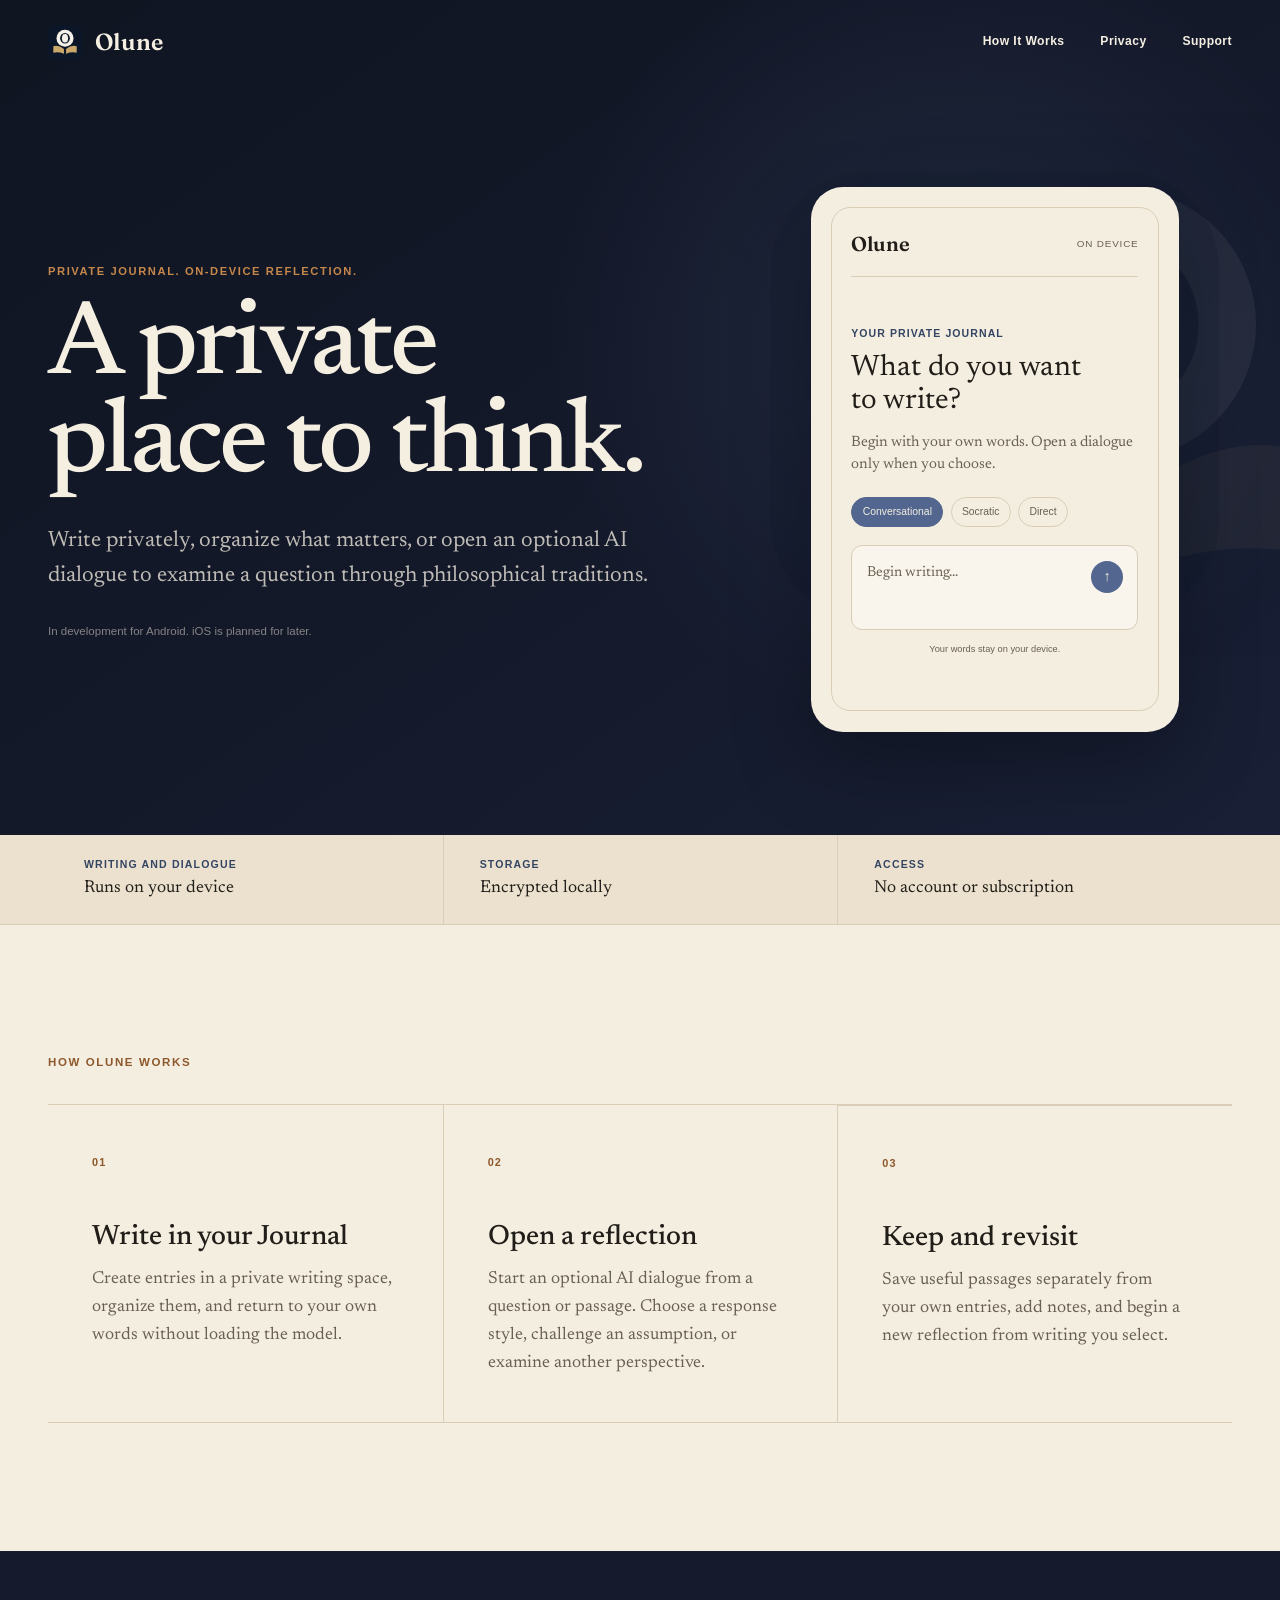
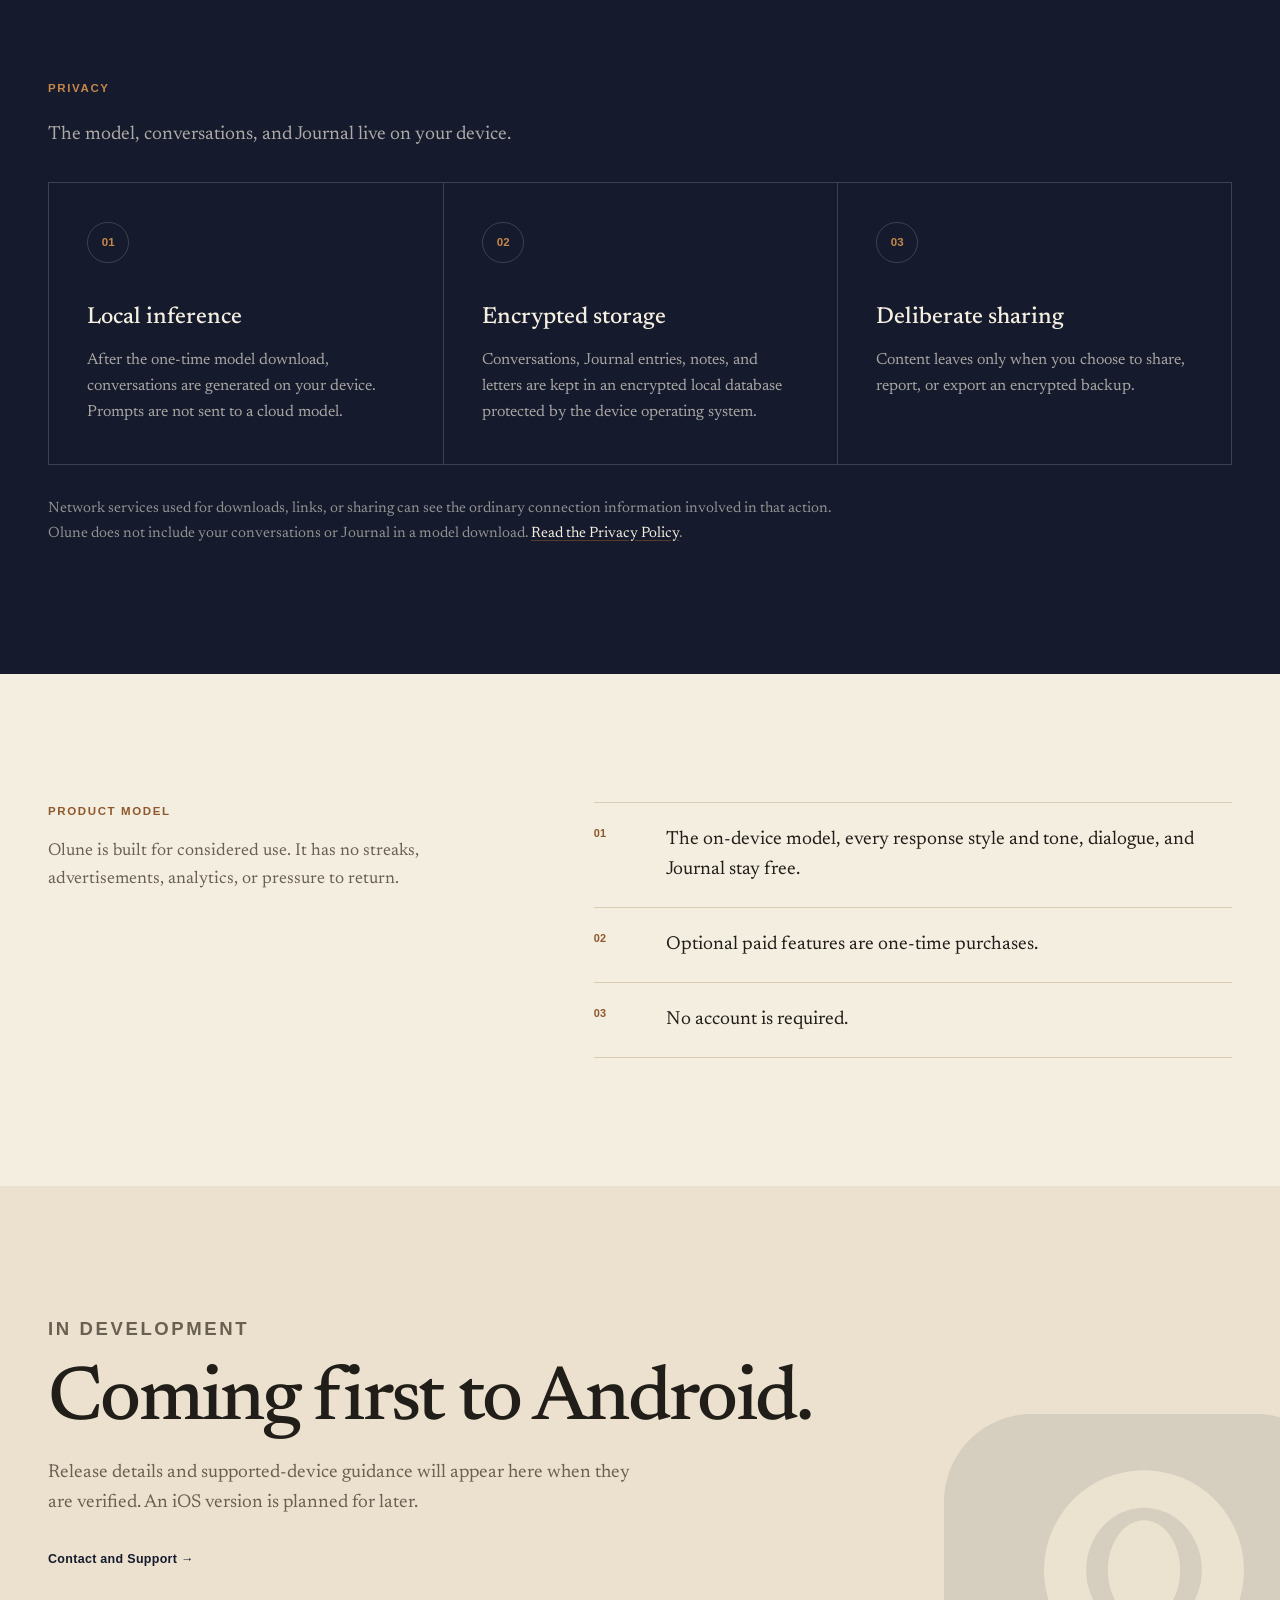
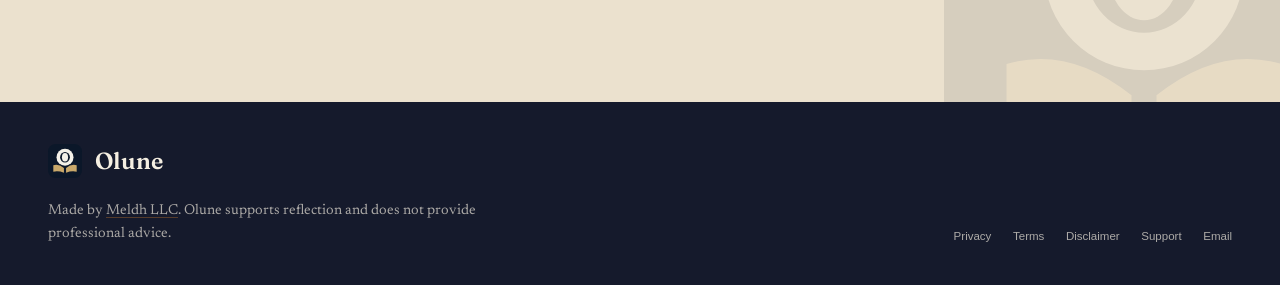
<file: index.html>
<!doctype html>
<html lang="en">
<head>
  <meta charset="utf-8">
  <meta name="viewport" content="width=device-width, initial-scale=1">
  <title>Olune | A Private Place to Think</title>
  <meta name="description" content="Olune is a private journal and on-device philosophical reflection app for writing, examining questions, and saving what matters.">
  <meta name="theme-color" content="#151a2c">
  <meta name="robots" content="index, follow, max-image-preview:large">
  <link rel="canonical" href="https://olune.ai/">
  <link rel="icon" href="/assets/brand/olune-mark.svg" type="image/svg+xml">
  <link rel="apple-touch-icon" href="/assets/brand/olune-app-icon.png">
  <link rel="manifest" href="/site.webmanifest">
  <link rel="stylesheet" href="/assets/site.css">
  <meta property="og:type" content="website">
  <meta property="og:site_name" content="Olune">
  <meta property="og:title" content="Olune | A Private Place to Think">
  <meta property="og:description" content="Private writing and philosophical reflection, powered on your device.">
  <meta property="og:url" content="https://olune.ai/">
  <meta property="og:image" content="https://olune.ai/assets/brand/olune-social.png">
  <meta property="og:image:width" content="1731">
  <meta property="og:image:height" content="909">
  <meta property="og:image:alt" content="Olune. A private place to think.">
  <meta name="twitter:card" content="summary_large_image">
  <meta name="twitter:title" content="Olune | A Private Place to Think">
  <meta name="twitter:description" content="Private writing and philosophical reflection, powered on your device.">
  <meta name="twitter:image" content="https://olune.ai/assets/brand/olune-social.png">
  <script type="application/ld+json">
  {
    "@context": "https://schema.org",
    "@type": "SoftwareApplication",
    "name": "Olune",
    "applicationCategory": "LifestyleApplication",
    "operatingSystem": "Android",
    "description": "A private journal and on-device philosophical reflection app.",
    "url": "https://olune.ai/",
    "publisher": {
      "@type": "Organization",
      "name": "Meldh LLC",
      "url": "https://meldh.com/"
    }
  }
  </script>
</head>
<body>
  <a class="skip-link" href="#main">Skip to Main Content</a>

  <header class="site-header">
    <nav class="nav-shell" aria-label="Primary navigation">
      <a class="brand" href="/" aria-label="Olune home">
        <span class="brand-mark" aria-hidden="true"></span>
        <span class="brand-name">Olune</span>
      </a>
      <div class="nav-links">
        <a href="#experience">How It Works</a>
        <a href="#privacy">Privacy</a>
        <a href="/support/">Support</a>
      </div>
    </nav>
  </header>

  <main id="main">
    <section class="hero" aria-labelledby="hero-title">
      <div class="hero-shell">
        <div>
          <p class="eyebrow">Private journal. On-device reflection.</p>
          <h1 id="hero-title">A private place to think.</h1>
          <p class="hero-copy">
            Write privately, organize what matters, or open an optional AI dialogue
            to examine a question through philosophical traditions.
          </p>
          <p class="hero-note">In development for Android. iOS is planned for later.</p>
        </div>

        <div class="hero-visual" aria-label="Illustration of the Olune Journal screen">
          <div class="app-preview">
            <div class="preview-screen">
              <div class="preview-top">
                <span class="preview-wordmark">Olune</span>
                <span class="preview-lock">On Device</span>
              </div>
              <p class="preview-intro">Your private Journal</p>
              <p class="preview-question">What do you want to write?</p>
              <p class="preview-copy">
                Begin with your own words. Open a dialogue only when you choose.
              </p>
              <div class="pill-row" aria-hidden="true">
                <span class="pill pill--active">Conversational</span>
                <span class="pill">Socratic</span>
                <span class="pill">Direct</span>
              </div>
              <div class="preview-input">
                <span>Begin writing...</span>
                <span class="send-dot" aria-hidden="true">↑</span>
              </div>
              <p class="preview-foot">Your words stay on your device.</p>
            </div>
          </div>
        </div>
      </div>
    </section>

    <section class="trust-band" aria-label="Olune privacy summary">
      <div class="trust-shell">
        <div class="trust-item">
          <span class="trust-label">Writing and Dialogue</span>
          <span class="trust-value">Runs on your device</span>
        </div>
        <div class="trust-item">
          <span class="trust-label">Storage</span>
          <span class="trust-value">Encrypted locally</span>
        </div>
        <div class="trust-item">
          <span class="trust-label">Access</span>
          <span class="trust-value">No account or subscription</span>
        </div>
      </div>
    </section>

    <section class="section" id="experience" aria-labelledby="experience-title">
      <div class="section-shell">
        <div class="section-intro section-intro--compact">
          <h2 class="section-label" id="experience-title">How Olune works</h2>
        </div>

        <div class="feature-grid feature-grid--three">
          <article class="feature-card">
            <span class="feature-index">01</span>
            <h3>Write in your Journal</h3>
            <p>
              Create entries in a private writing space, organize them, and return to
              your own words without loading the model.
            </p>
          </article>
          <article class="feature-card">
            <span class="feature-index">02</span>
            <h3>Open a reflection</h3>
            <p>
              Start an optional AI dialogue from a question or passage. Choose a
              response style, challenge an assumption, or examine another perspective.
            </p>
          </article>
          <article class="feature-card">
            <span class="feature-index">03</span>
            <h3>Keep and revisit</h3>
            <p>
              Save useful passages separately from your own entries, add notes, and
              begin a new reflection from writing you select.
            </p>
          </article>
        </div>
      </div>
    </section>

    <section class="section section--midnight" id="privacy" aria-labelledby="privacy-title">
      <div class="section-shell">
        <div class="section-intro section-intro--compact">
          <h2 class="section-label" id="privacy-title">Privacy</h2>
          <p class="section-dek">
            The model, conversations, and Journal live on your device.
          </p>
        </div>

        <div class="privacy-grid">
          <article class="privacy-card">
            <span class="privacy-icon" aria-hidden="true">01</span>
            <h3>Local inference</h3>
            <p>
              After the one-time model download, conversations are generated on your
              device. Prompts are not sent to a cloud model.
            </p>
          </article>
          <article class="privacy-card">
            <span class="privacy-icon" aria-hidden="true">02</span>
            <h3>Encrypted storage</h3>
            <p>
              Conversations, Journal entries, notes, and letters are kept in an
              encrypted local database protected by the device operating system.
            </p>
          </article>
          <article class="privacy-card">
            <span class="privacy-icon" aria-hidden="true">03</span>
            <h3>Deliberate sharing</h3>
            <p>
              Content leaves only when you choose to share, report, or export an
              encrypted backup.
            </p>
          </article>
        </div>

        <p class="privacy-detail">
          Network services used for downloads, links, or sharing can see the ordinary
          connection information involved in that action. Olune does not include your
          conversations or Journal in a model download.
          <a href="/privacy/">Read the Privacy Policy</a>.
        </p>
      </div>
    </section>

    <section class="section" id="principles" aria-labelledby="principles-title">
      <div class="section-shell charter">
        <div class="charter-copy">
          <h2 class="section-label" id="principles-title">Product model</h2>
          <p>
            Olune is built for considered use. It has no streaks, advertisements,
            analytics, or pressure to return.
          </p>
        </div>
        <div class="charter-list">
          <div class="charter-line">
            <span>01</span>
            <span>The on-device model, every response style and tone, dialogue, and Journal stay free.</span>
          </div>
          <div class="charter-line">
            <span>02</span>
            <span>Optional paid features are one-time purchases.</span>
          </div>
          <div class="charter-line">
            <span>03</span>
            <span>No account is required.</span>
          </div>
        </div>
      </div>
    </section>

    <section class="closing" id="availability" aria-labelledby="availability-title">
      <div class="section-shell">
        <div class="closing-copy">
          <p class="eyebrow">In development</p>
          <h2 id="availability-title">Coming first to Android.</h2>
          <p>
            Release details and supported-device guidance will appear here when they
            are verified. An iOS version is planned for later.
          </p>
          <a class="text-link" href="/support/">Contact and Support <span aria-hidden="true">→</span></a>
        </div>
      </div>
    </section>
  </main>

  <footer class="site-footer">
    <div class="footer-shell">
      <div>
        <a class="brand footer-brand" href="/" aria-label="Olune home">
          <span class="brand-mark" aria-hidden="true"></span>
          <span class="brand-name">Olune</span>
        </a>
        <p class="footer-note">
          Made by <a href="https://meldh.com/">Meldh LLC</a>. Olune supports
          reflection and does not provide professional advice.
        </p>
      </div>
      <nav class="footer-links" aria-label="Footer navigation">
        <a href="/privacy/">Privacy</a>
        <a href="/terms/">Terms</a>
        <a href="/disclaimer/">Disclaimer</a>
        <a href="/support/">Support</a>
        <a href="mailto:support@meldh.com">Email</a>
      </nav>
    </div>
  </footer>
</body>
</html>
</file>
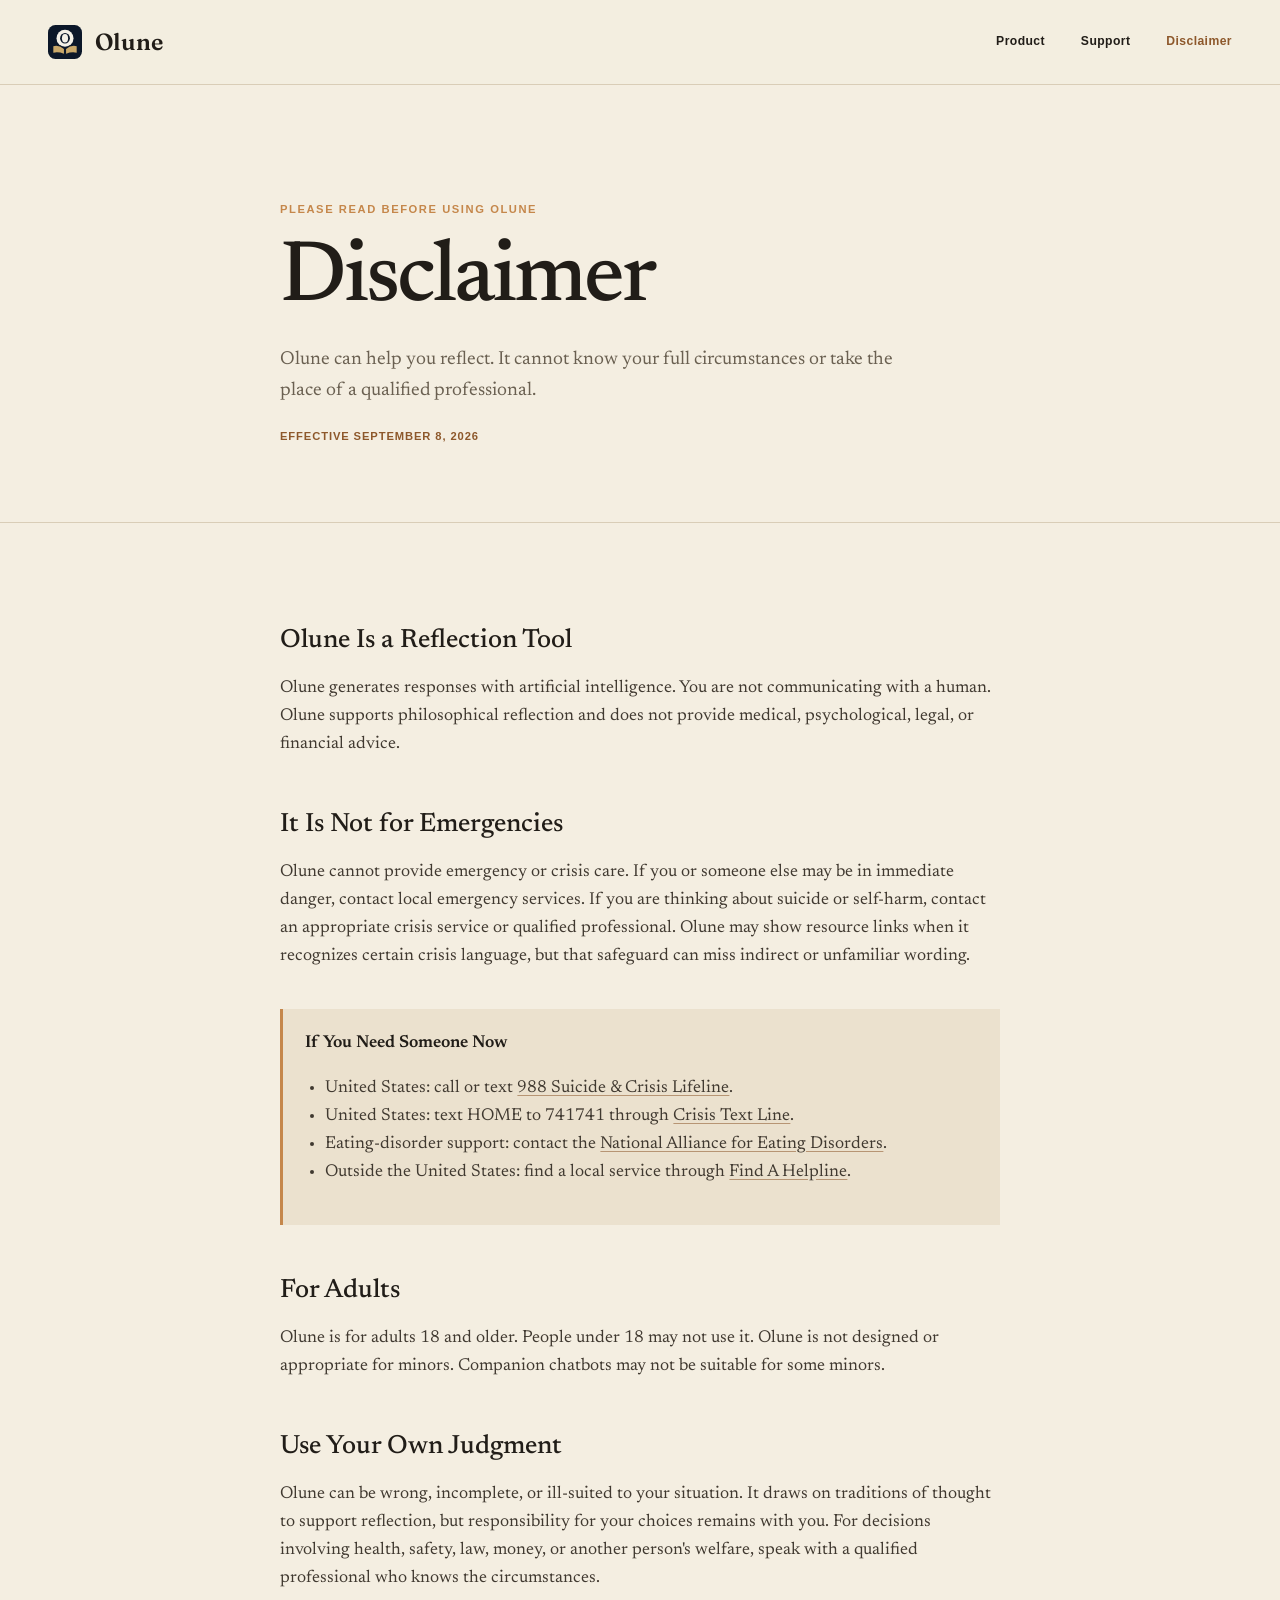
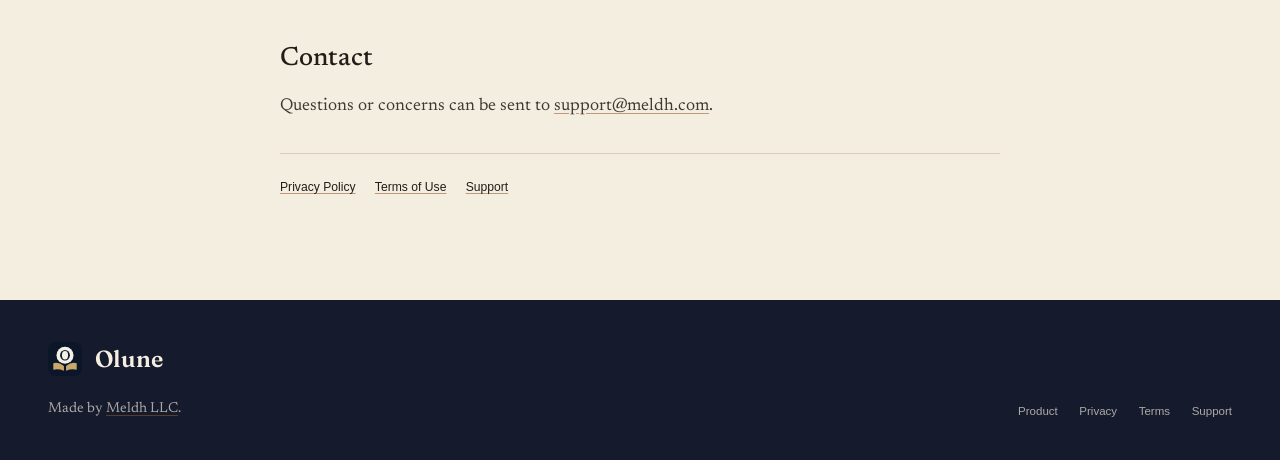
<file: disclaimer/index.html>
<!doctype html>
<html lang="en">
<head>
  <meta charset="utf-8">
  <meta name="viewport" content="width=device-width, initial-scale=1">
  <title>Disclaimer | Olune</title>
  <meta name="description" content="Important limits on the use of Olune and crisis support resources.">
  <meta name="theme-color" content="#f4eee1">
  <meta name="robots" content="index, follow">
  <link rel="canonical" href="https://olune.ai/disclaimer/">
  <link rel="icon" href="/assets/brand/olune-mark.svg" type="image/svg+xml">
  <link rel="stylesheet" href="/assets/site.css">
</head>
<body>
  <a class="skip-link" href="#main">Skip to Main Content</a>
  <header class="site-header site-header--paper">
    <nav class="nav-shell" aria-label="Primary navigation">
      <a class="brand" href="/" aria-label="Olune home">
        <span class="brand-mark" aria-hidden="true"></span>
        <span class="brand-name">Olune</span>
      </a>
      <div class="nav-links">
        <a href="/">Product</a>
        <a href="/support/">Support</a>
        <a class="nav-status" href="/disclaimer/" aria-current="page">Disclaimer</a>
      </div>
    </nav>
  </header>

  <main class="legal-main" id="main">
    <section class="legal-hero">
      <div class="legal-shell">
        <p class="eyebrow">Please read before using Olune</p>
        <h1 class="legal-title">Disclaimer</h1>
        <p class="legal-lede">
          Olune can help you reflect. It cannot know your full circumstances or take
          the place of a qualified professional.
        </p>
        <p class="legal-meta">Effective September 8, 2026</p>
      </div>
    </section>

    <div class="legal-shell legal-body">
      <h2>Olune Is a Reflection Tool</h2>
      <p>
        Olune generates responses with artificial intelligence. You are not
        communicating with a human. Olune supports philosophical reflection and does
        not provide medical, psychological, legal, or financial advice.
      </p>

      <h2>It Is Not for Emergencies</h2>
      <p>
        Olune cannot provide emergency or crisis care. If you or someone else may be
        in immediate danger, contact local emergency services. If you are thinking
        about suicide or self-harm, contact an appropriate crisis service or qualified
        professional. Olune may show resource links when it recognizes certain crisis
        language, but that safeguard can miss indirect or unfamiliar wording.
      </p>

      <div class="callout">
        <strong>If You Need Someone Now</strong>
        <ul>
          <li>United States: call or text <a href="https://988lifeline.org/">988 Suicide &amp; Crisis Lifeline</a>.</li>
          <li>United States: text HOME to 741741 through <a href="https://www.crisistextline.org/">Crisis Text Line</a>.</li>
          <li>Eating-disorder support: contact the <a href="https://www.allianceforeatingdisorders.com/">National Alliance for Eating Disorders</a>.</li>
          <li>Outside the United States: find a local service through <a href="https://findahelpline.com/">Find A Helpline</a>.</li>
        </ul>
      </div>

      <h2>For Adults</h2>
      <p>
        Olune is for adults 18 and older. People under 18 may not use it. Olune is not
        designed or appropriate for minors. Companion chatbots may not be suitable for
        some minors.
      </p>

      <h2>Use Your Own Judgment</h2>
      <p>
        Olune can be wrong, incomplete, or ill-suited to your situation. It draws on
        traditions of thought to support reflection, but responsibility for your
        choices remains with you. For decisions involving health, safety, law, money,
        or another person's welfare, speak with a qualified professional who knows the
        circumstances.
      </p>

      <h2>Contact</h2>
      <p>
        Questions or concerns can be sent to
        <a href="mailto:support@meldh.com">support@meldh.com</a>.
      </p>

      <nav class="legal-nav" aria-label="Legal pages">
        <a href="/privacy/">Privacy Policy</a>
        <a href="/terms/">Terms of Use</a>
        <a href="/support/">Support</a>
      </nav>
    </div>
  </main>

  <footer class="site-footer">
    <div class="footer-shell">
      <div>
        <a class="brand footer-brand" href="/">
          <span class="brand-mark" aria-hidden="true"></span>
          <span class="brand-name">Olune</span>
        </a>
        <p class="footer-note">Made by <a href="https://meldh.com/">Meldh LLC</a>.</p>
      </div>
      <nav class="footer-links" aria-label="Footer navigation">
        <a href="/">Product</a>
        <a href="/privacy/">Privacy</a>
        <a href="/terms/">Terms</a>
        <a href="/support/">Support</a>
      </nav>
    </div>
  </footer>
</body>
</html>
</file>
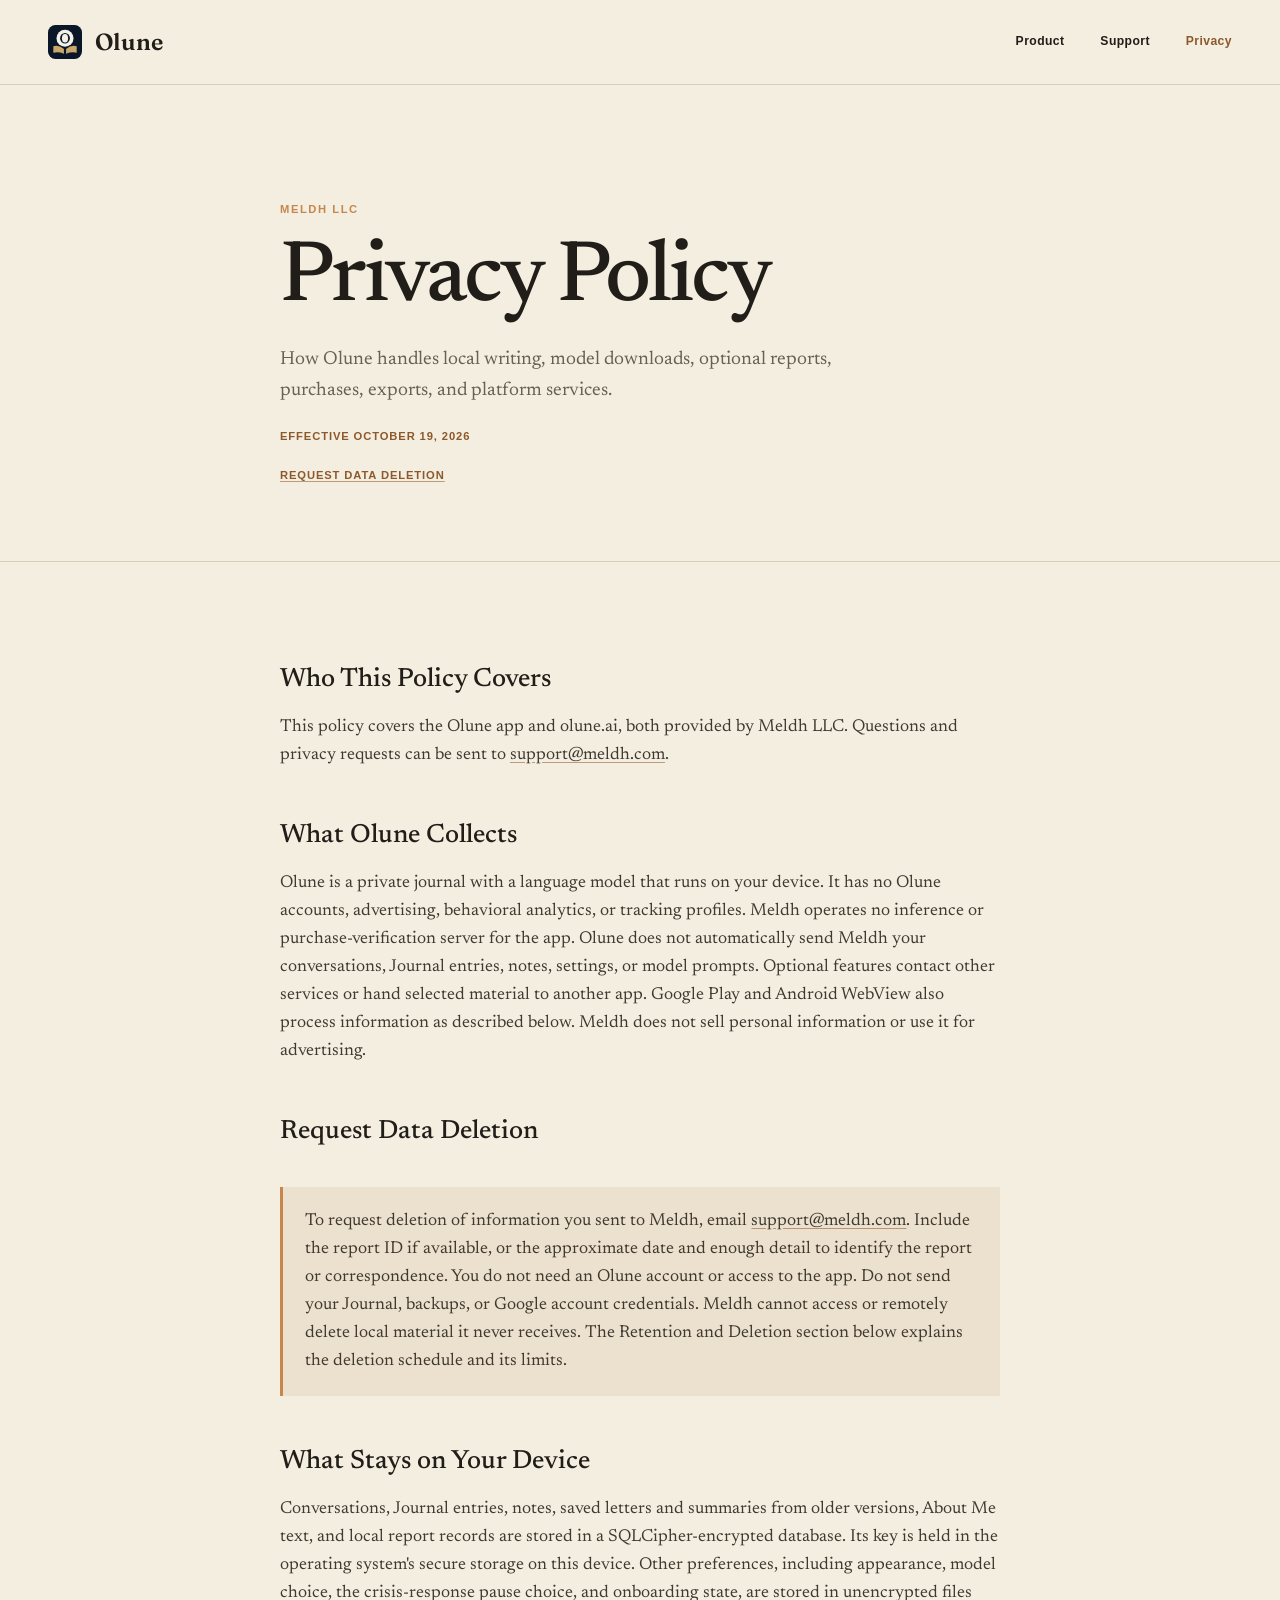
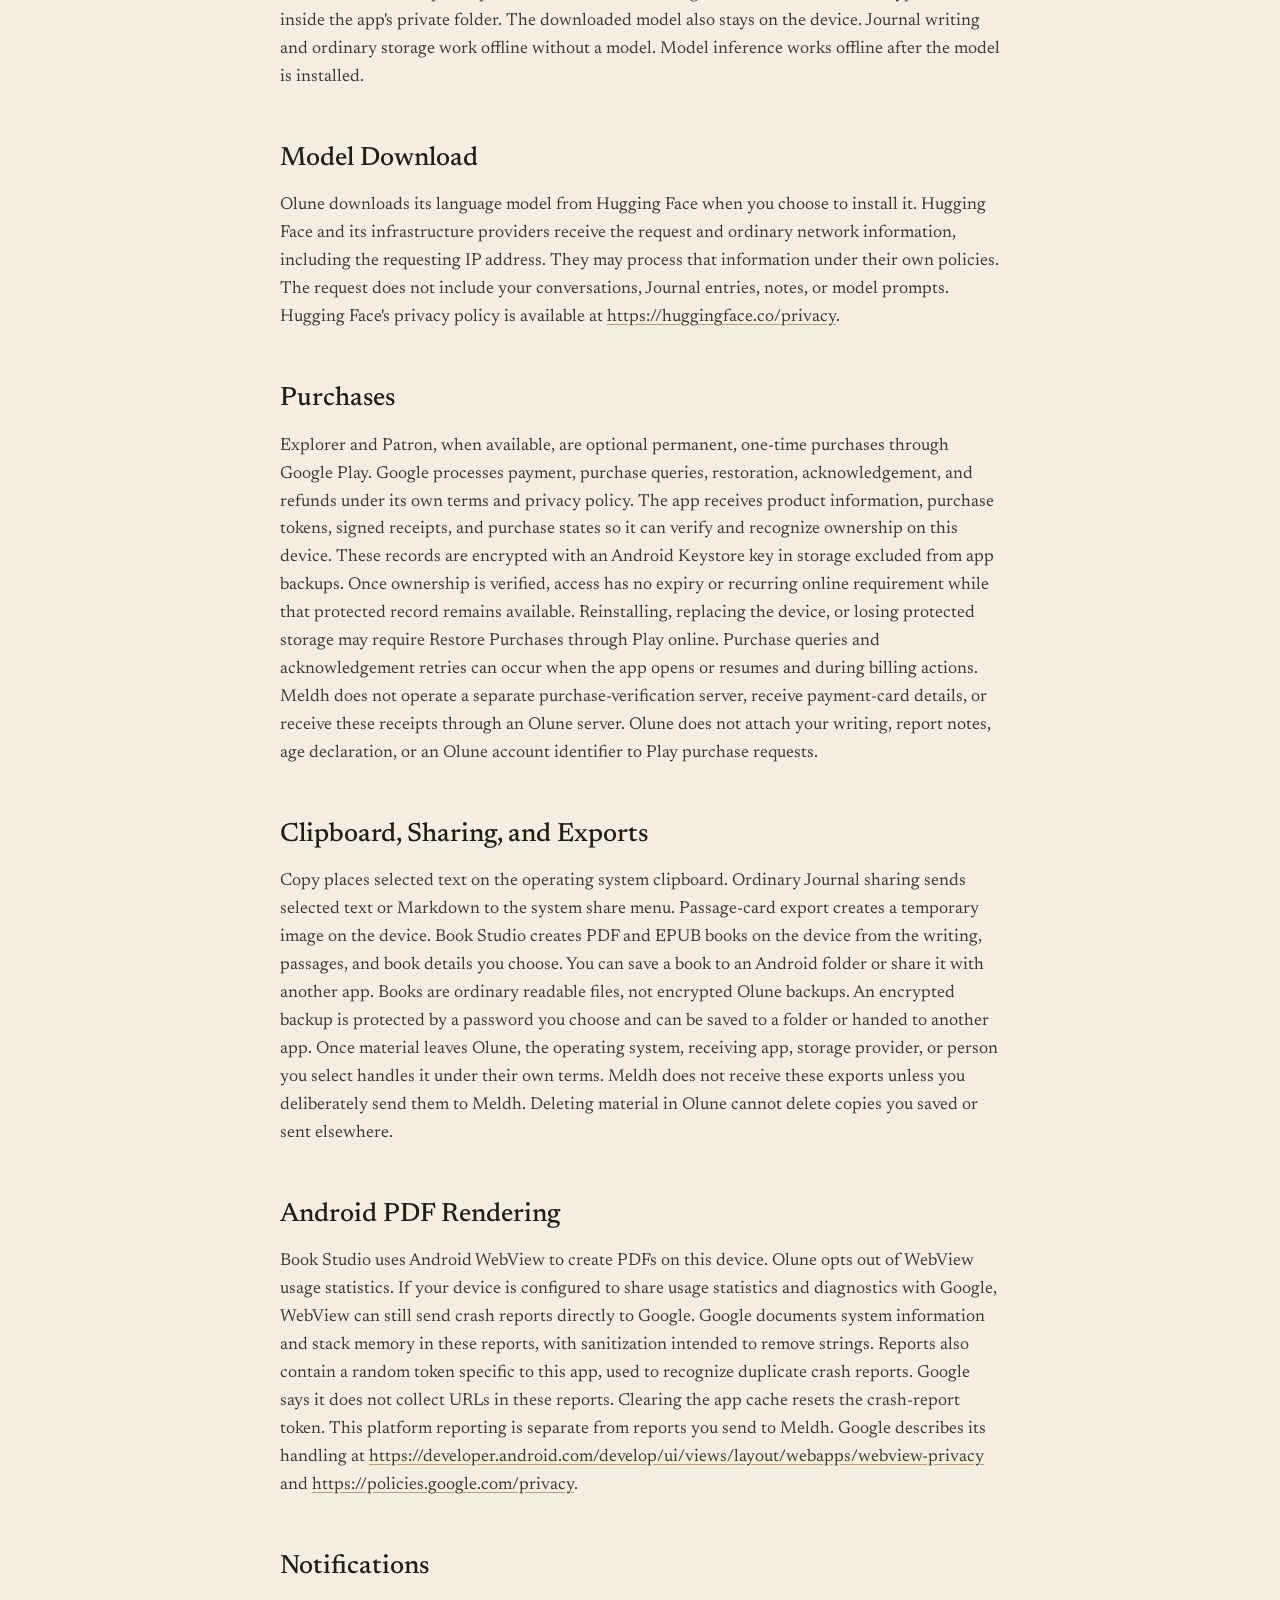
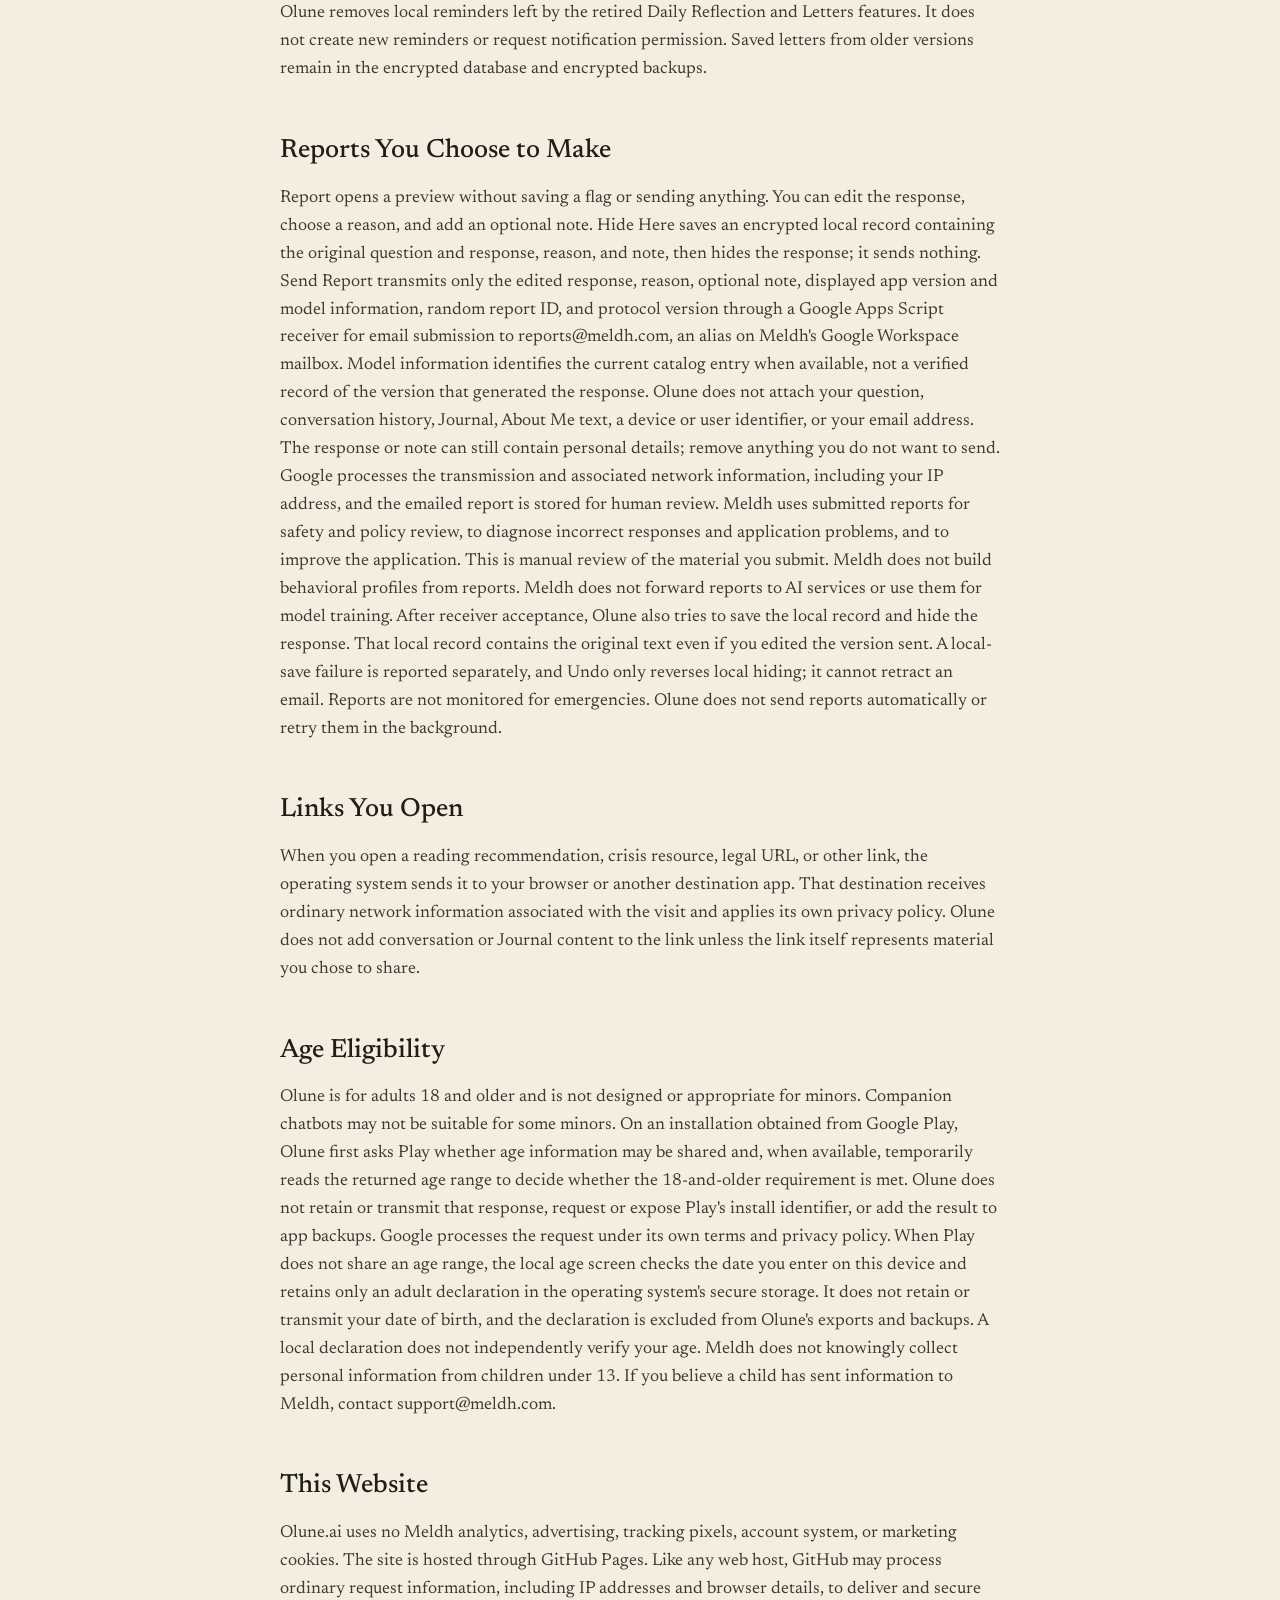
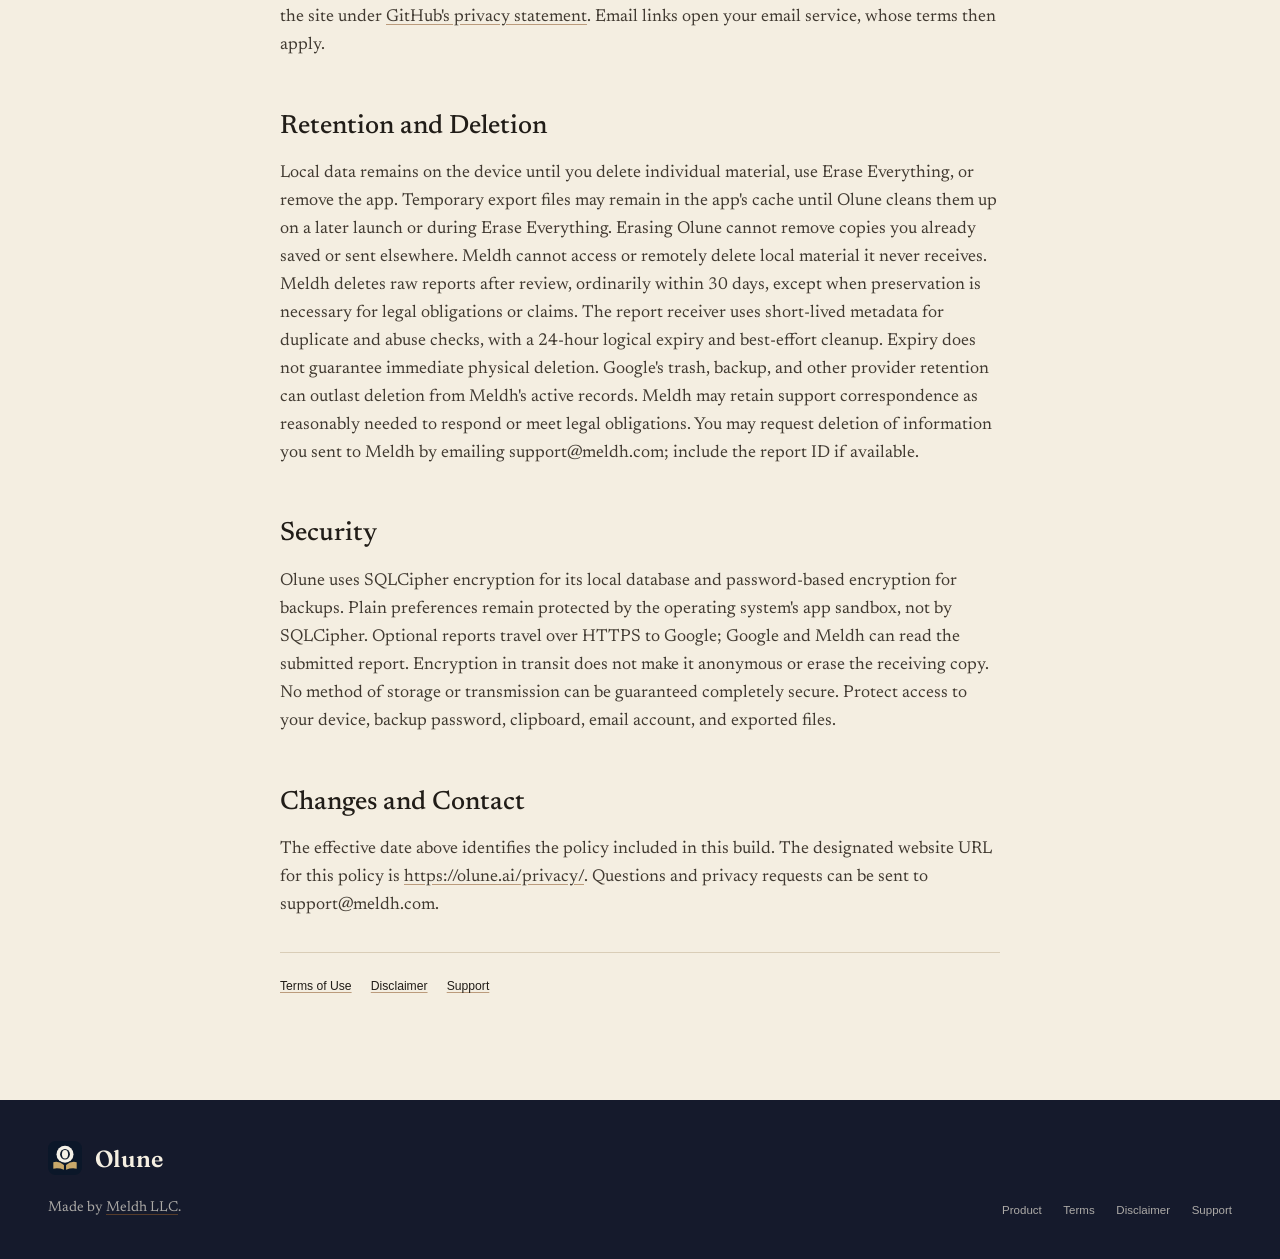
<file: privacy/index.html>
<!doctype html>
<html lang="en">
<head>
  <meta charset="utf-8">
  <meta name="viewport" content="width=device-width, initial-scale=1">
  <title>Privacy Policy | Olune</title>
  <meta name="description" content="How Olune handles conversations, local storage, model downloads, reports, backups, and website visits.">
  <meta name="theme-color" content="#f4eee1">
  <meta name="robots" content="index, follow">
  <link rel="canonical" href="https://olune.ai/privacy/">
  <link rel="icon" href="/assets/brand/olune-mark.svg" type="image/svg+xml">
  <link rel="stylesheet" href="/assets/site.css">
  <style>.legal-body a { overflow-wrap: anywhere; }</style>
</head>
<body>
  <a class="skip-link" href="#main">Skip to Main Content</a>
  <header class="site-header site-header--paper">
    <nav class="nav-shell" aria-label="Primary navigation">
      <a class="brand" href="/" aria-label="Olune home">
        <span class="brand-mark" aria-hidden="true"></span>
        <span class="brand-name">Olune</span>
      </a>
      <div class="nav-links">
        <a href="/">Product</a>
        <a href="/support/">Support</a>
        <a href="/privacy/" aria-current="page">Privacy</a>
      </div>
    </nav>
  </header>

  <main class="legal-main" id="main">
    <section class="legal-hero">
      <div class="legal-shell">
        <p class="eyebrow">Meldh LLC</p>
        <h1 class="legal-title">Privacy Policy</h1>
        <p class="legal-lede">How Olune handles local writing, model downloads, optional reports, purchases, exports, and platform services.</p>
        <p class="legal-meta">Effective October 19, 2026</p>
        <p class="legal-meta"><a href="#request-data-deletion">Request Data Deletion</a></p>
      </div>
    </section>

    <div class="legal-shell legal-body">
      <h2>Who This Policy Covers</h2>
      <p>This policy covers the Olune app and olune.ai, both provided by Meldh LLC. Questions and privacy requests can be sent to <a href="mailto:support@meldh.com">support@meldh.com</a>.</p>
      <h2>What Olune Collects</h2>
      <p>Olune is a private journal with a language model that runs on your device. It has no Olune accounts, advertising, behavioral analytics, or tracking profiles. Meldh operates no inference or purchase-verification server for the app. Olune does not automatically send Meldh your conversations, Journal entries, notes, settings, or model prompts. Optional features contact other services or hand selected material to another app. Google Play and Android WebView also process information as described below. Meldh does not sell personal information or use it for advertising.</p>

      <h2 id="request-data-deletion">Request Data Deletion</h2>
      <p class="callout">To request deletion of information you sent to Meldh, email <a href="mailto:support@meldh.com?subject=Olune%20Data%20Deletion%20Request">support@meldh.com</a>. Include the report ID if available, or the approximate date and enough detail to identify the report or correspondence. You do not need an Olune account or access to the app. Do not send your Journal, backups, or Google account credentials. Meldh cannot access or remotely delete local material it never receives. The Retention and Deletion section below explains the deletion schedule and its limits.</p>

      <h2>What Stays on Your Device</h2>
      <p>Conversations, Journal entries, notes, saved letters and summaries from older versions, About Me text, and local report records are stored in a SQLCipher-encrypted database. Its key is held in the operating system's secure storage on this device. Other preferences, including appearance, model choice, the crisis-response pause choice, and onboarding state, are stored in unencrypted files inside the app's private folder. The downloaded model also stays on the device. Journal writing and ordinary storage work offline without a model. Model inference works offline after the model is installed.</p>

      <h2>Model Download</h2>
      <p>Olune downloads its language model from Hugging Face when you choose to install it. Hugging Face and its infrastructure providers receive the request and ordinary network information, including the requesting IP address. They may process that information under their own policies. The request does not include your conversations, Journal entries, notes, or model prompts. Hugging Face's privacy policy is available at <a href="https://huggingface.co/privacy">https://huggingface.co/privacy</a>.</p>

      <h2>Purchases</h2>
      <p>Explorer and Patron, when available, are optional permanent, one-time purchases through Google Play. Google processes payment, purchase queries, restoration, acknowledgement, and refunds under its own terms and privacy policy. The app receives product information, purchase tokens, signed receipts, and purchase states so it can verify and recognize ownership on this device. These records are encrypted with an Android Keystore key in storage excluded from app backups. Once ownership is verified, access has no expiry or recurring online requirement while that protected record remains available. Reinstalling, replacing the device, or losing protected storage may require Restore Purchases through Play online. Purchase queries and acknowledgement retries can occur when the app opens or resumes and during billing actions. Meldh does not operate a separate purchase-verification server, receive payment-card details, or receive these receipts through an Olune server. Olune does not attach your writing, report notes, age declaration, or an Olune account identifier to Play purchase requests.</p>

      <h2>Clipboard, Sharing, and Exports</h2>
      <p>Copy places selected text on the operating system clipboard. Ordinary Journal sharing sends selected text or Markdown to the system share menu. Passage-card export creates a temporary image on the device. Book Studio creates PDF and EPUB books on the device from the writing, passages, and book details you choose. You can save a book to an Android folder or share it with another app. Books are ordinary readable files, not encrypted Olune backups. An encrypted backup is protected by a password you choose and can be saved to a folder or handed to another app. Once material leaves Olune, the operating system, receiving app, storage provider, or person you select handles it under their own terms. Meldh does not receive these exports unless you deliberately send them to Meldh. Deleting material in Olune cannot delete copies you saved or sent elsewhere.</p>

      <h2>Android PDF Rendering</h2>
      <p>Book Studio uses Android WebView to create PDFs on this device. Olune opts out of WebView usage statistics. If your device is configured to share usage statistics and diagnostics with Google, WebView can still send crash reports directly to Google. Google documents system information and stack memory in these reports, with sanitization intended to remove strings. Reports also contain a random token specific to this app, used to recognize duplicate crash reports. Google says it does not collect URLs in these reports. Clearing the app cache resets the crash-report token. This platform reporting is separate from reports you send to Meldh. Google describes its handling at <a href="https://developer.android.com/develop/ui/views/layout/webapps/webview-privacy">https://developer.android.com/develop/ui/views/layout/webapps/webview-privacy</a> and <a href="https://policies.google.com/privacy">https://policies.google.com/privacy</a>.</p>

      <h2>Notifications</h2>
      <p>Olune removes local reminders left by the retired Daily Reflection and Letters features. It does not create new reminders or request notification permission. Saved letters from older versions remain in the encrypted database and encrypted backups.</p>

      <h2 id="reports-you-choose-to-make">Reports You Choose to Make</h2>
      <p>Report opens a preview without saving a flag or sending anything. You can edit the response, choose a reason, and add an optional note. Hide Here saves an encrypted local record containing the original question and response, reason, and note, then hides the response; it sends nothing. Send Report transmits only the edited response, reason, optional note, displayed app version and model information, random report ID, and protocol version through a Google Apps Script receiver for email submission to reports@meldh.com, an alias on Meldh's Google Workspace mailbox. Model information identifies the current catalog entry when available, not a verified record of the version that generated the response. Olune does not attach your question, conversation history, Journal, About Me text, a device or user identifier, or your email address. The response or note can still contain personal details; remove anything you do not want to send. Google processes the transmission and associated network information, including your IP address, and the emailed report is stored for human review. Meldh uses submitted reports for safety and policy review, to diagnose incorrect responses and application problems, and to improve the application. This is manual review of the material you submit. Meldh does not build behavioral profiles from reports. Meldh does not forward reports to AI services or use them for model training. After receiver acceptance, Olune also tries to save the local record and hide the response. That local record contains the original text even if you edited the version sent. A local-save failure is reported separately, and Undo only reverses local hiding; it cannot retract an email. Reports are not monitored for emergencies. Olune does not send reports automatically or retry them in the background.</p>

      <h2>Links You Open</h2>
      <p>When you open a reading recommendation, crisis resource, legal URL, or other link, the operating system sends it to your browser or another destination app. That destination receives ordinary network information associated with the visit and applies its own privacy policy. Olune does not add conversation or Journal content to the link unless the link itself represents material you chose to share.</p>

      <h2>Age Eligibility</h2>
      <p>Olune is for adults 18 and older and is not designed or appropriate for minors. Companion chatbots may not be suitable for some minors. On an installation obtained from Google Play, Olune first asks Play whether age information may be shared and, when available, temporarily reads the returned age range to decide whether the 18-and-older requirement is met. Olune does not retain or transmit that response, request or expose Play's install identifier, or add the result to app backups. Google processes the request under its own terms and privacy policy. When Play does not share an age range, the local age screen checks the date you enter on this device and retains only an adult declaration in the operating system's secure storage. It does not retain or transmit your date of birth, and the declaration is excluded from Olune's exports and backups. A local declaration does not independently verify your age. Meldh does not knowingly collect personal information from children under 13. If you believe a child has sent information to Meldh, contact support@meldh.com.</p>

      <h2>This Website</h2>
      <p>
        Olune.ai uses no Meldh analytics, advertising, tracking pixels, account system,
        or marketing cookies. The site is hosted through GitHub Pages. Like any web
        host, GitHub may process ordinary request information, including IP addresses
        and browser details, to deliver and secure the site under
        <a href="https://docs.github.com/en/site-policy/privacy-policies/github-general-privacy-statement">GitHub's privacy statement</a>.
        Email links open your email service, whose terms then apply.
      </p>


      <h2>Retention and Deletion</h2>
      <p>Local data remains on the device until you delete individual material, use Erase Everything, or remove the app. Temporary export files may remain in the app's cache until Olune cleans them up on a later launch or during Erase Everything. Erasing Olune cannot remove copies you already saved or sent elsewhere. Meldh cannot access or remotely delete local material it never receives. Meldh deletes raw reports after review, ordinarily within 30 days, except when preservation is necessary for legal obligations or claims. The report receiver uses short-lived metadata for duplicate and abuse checks, with a 24-hour logical expiry and best-effort cleanup. Expiry does not guarantee immediate physical deletion. Google's trash, backup, and other provider retention can outlast deletion from Meldh's active records. Meldh may retain support correspondence as reasonably needed to respond or meet legal obligations. You may request deletion of information you sent to Meldh by emailing support@meldh.com; include the report ID if available.</p>

      <h2>Security</h2>
      <p>Olune uses SQLCipher encryption for its local database and password-based encryption for backups. Plain preferences remain protected by the operating system's app sandbox, not by SQLCipher. Optional reports travel over HTTPS to Google; Google and Meldh can read the submitted report. Encryption in transit does not make it anonymous or erase the receiving copy. No method of storage or transmission can be guaranteed completely secure. Protect access to your device, backup password, clipboard, email account, and exported files.</p>

      <h2>Changes and Contact</h2>
      <p>The effective date above identifies the policy included in this build. The designated website URL for this policy is <a href="https://olune.ai/privacy/">https://olune.ai/privacy/</a>. Questions and privacy requests can be sent to support@meldh.com.</p>

      <nav class="legal-nav" aria-label="Legal pages">
        <a href="/terms/">Terms of Use</a>
        <a href="/disclaimer/">Disclaimer</a>
        <a href="/support/">Support</a>
      </nav>
    </div>
  </main>

  <footer class="site-footer">
    <div class="footer-shell">
      <div>
        <a class="brand footer-brand" href="/">
          <span class="brand-mark" aria-hidden="true"></span>
          <span class="brand-name">Olune</span>
        </a>
        <p class="footer-note">Made by <a href="https://meldh.com/">Meldh LLC</a>.</p>
      </div>
      <nav class="footer-links" aria-label="Footer navigation">
        <a href="/">Product</a>
        <a href="/terms/">Terms</a>
        <a href="/disclaimer/">Disclaimer</a>
        <a href="/support/">Support</a>
      </nav>
    </div>
  </footer>
</body>
</html>
</file>
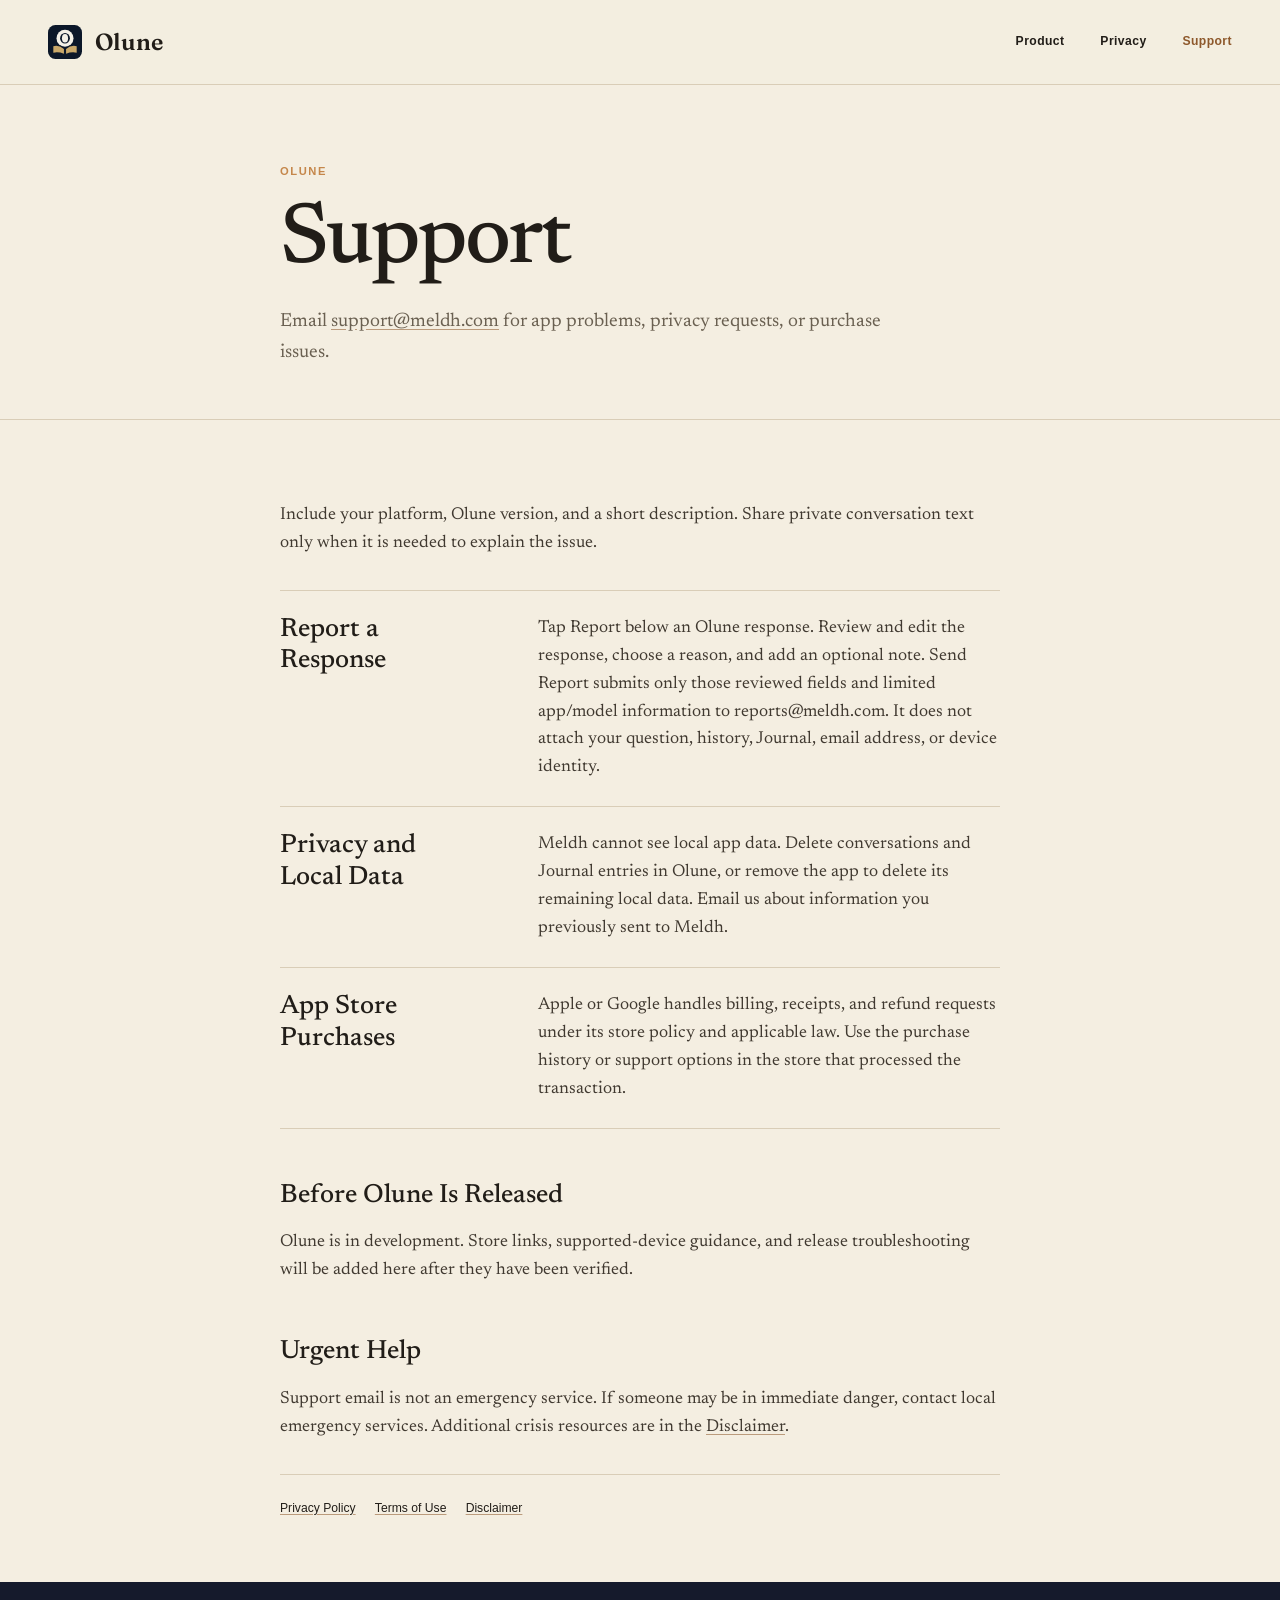
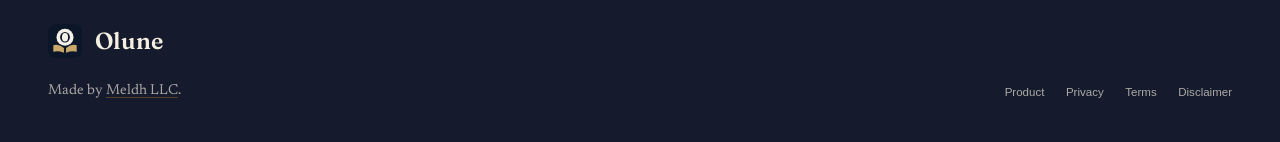
<file: support/index.html>
<!doctype html>
<html lang="en">
<head>
  <meta charset="utf-8">
  <meta name="viewport" content="width=device-width, initial-scale=1">
  <title>Support | Olune</title>
  <meta name="description" content="Contact Meldh for Olune support, response reports, privacy requests, and purchase issues.">
  <meta name="theme-color" content="#f4eee1">
  <meta name="robots" content="index, follow">
  <link rel="canonical" href="https://olune.ai/support/">
  <link rel="icon" href="/assets/brand/olune-mark.svg" type="image/svg+xml">
  <link rel="stylesheet" href="/assets/site.css">
</head>
<body>
  <a class="skip-link" href="#main">Skip to Main Content</a>
  <header class="site-header site-header--paper">
    <nav class="nav-shell" aria-label="Primary navigation">
      <a class="brand" href="/" aria-label="Olune home">
        <span class="brand-mark" aria-hidden="true"></span>
        <span class="brand-name">Olune</span>
      </a>
      <div class="nav-links">
        <a href="/">Product</a>
        <a href="/privacy/">Privacy</a>
        <a href="/support/" aria-current="page">Support</a>
      </div>
    </nav>
  </header>

  <main class="legal-main support-main" id="main">
    <section class="legal-hero support-hero">
      <div class="legal-shell">
        <p class="eyebrow">Olune</p>
        <h1 class="legal-title">Support</h1>
        <p class="legal-lede">
          Email <a href="mailto:support@meldh.com?subject=Olune%20Support">support@meldh.com</a>
          for app problems, privacy requests, or purchase issues.
        </p>
      </div>
    </section>

    <div class="legal-shell legal-body support-body">
      <p>
        Include your platform, Olune version, and a short description. Share private
        conversation text only when it is needed to explain the issue.
      </p>

      <div class="support-grid">
        <section class="support-card">
          <h2>Report a Response</h2>
          <p>
            Tap Report below an Olune response. Review and edit the response, choose a
            reason, and add an optional note. Send Report submits only those reviewed
            fields and limited app/model information to reports@meldh.com. It does not
            attach your question, history, Journal, email address, or device identity.
          </p>
        </section>
        <section class="support-card">
          <h2>Privacy and Local Data</h2>
          <p>
            Meldh cannot see local app data. Delete conversations and Journal entries
            in Olune, or remove the app to delete its remaining local data. Email us
            about information you previously sent to Meldh.
          </p>
        </section>
        <section class="support-card">
          <h2>App Store Purchases</h2>
          <p>
            Apple or Google handles billing, receipts, and refund requests under its
            store policy and applicable law. Use the purchase history or support
            options in the store that processed the transaction.
          </p>
        </section>
      </div>

      <h2>Before Olune Is Released</h2>
      <p>
        Olune is in development. Store links, supported-device guidance, and
        release troubleshooting will be added here after they have been verified.
      </p>

      <h2>Urgent Help</h2>
      <p>
        Support email is not an emergency service. If someone may be in immediate
        danger, contact local emergency services. Additional crisis resources are in
        the <a href="/disclaimer/">Disclaimer</a>.
      </p>

      <nav class="legal-nav" aria-label="Legal pages">
        <a href="/privacy/">Privacy Policy</a>
        <a href="/terms/">Terms of Use</a>
        <a href="/disclaimer/">Disclaimer</a>
      </nav>
    </div>
  </main>

  <footer class="site-footer">
    <div class="footer-shell">
      <div>
        <a class="brand footer-brand" href="/">
          <span class="brand-mark" aria-hidden="true"></span>
          <span class="brand-name">Olune</span>
        </a>
        <p class="footer-note">Made by <a href="https://meldh.com/">Meldh LLC</a>.</p>
      </div>
      <nav class="footer-links" aria-label="Footer navigation">
        <a href="/">Product</a>
        <a href="/privacy/">Privacy</a>
        <a href="/terms/">Terms</a>
        <a href="/disclaimer/">Disclaimer</a>
      </nav>
    </div>
  </footer>
</body>
</html>
</file>
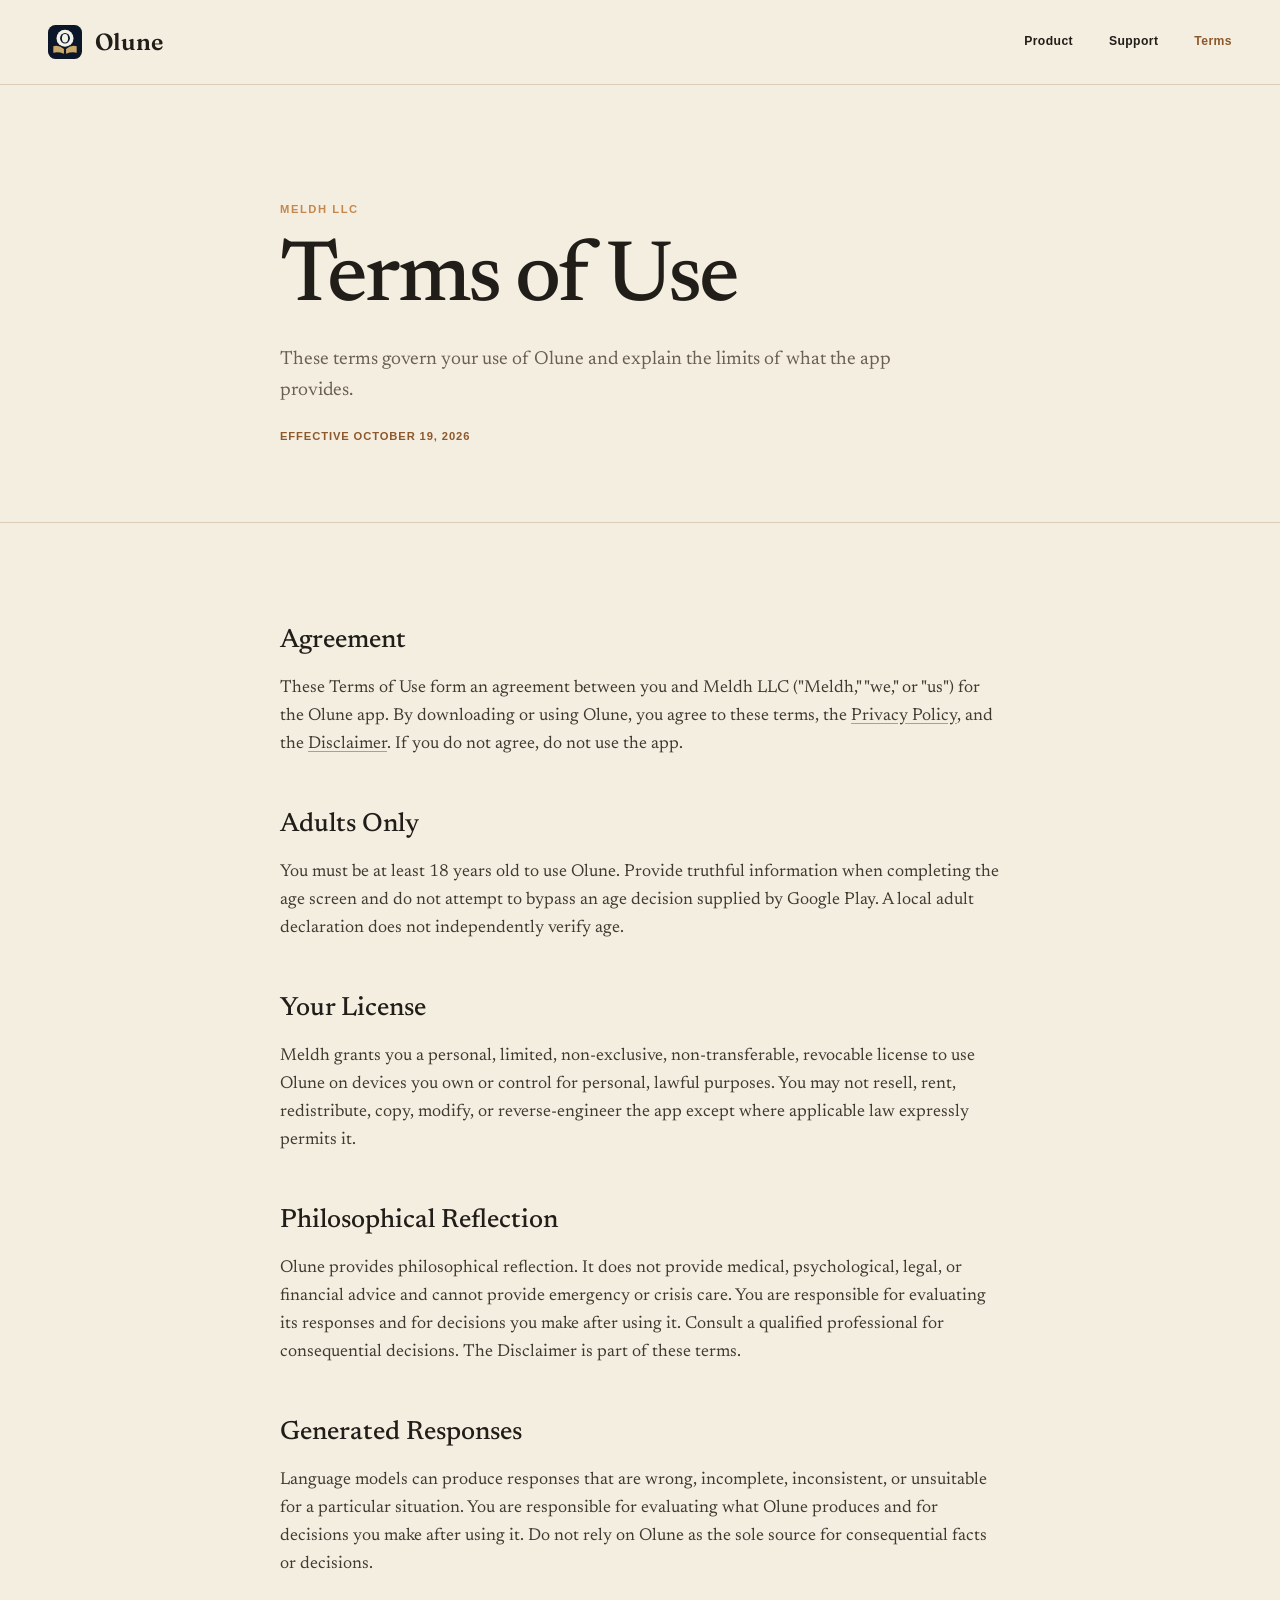
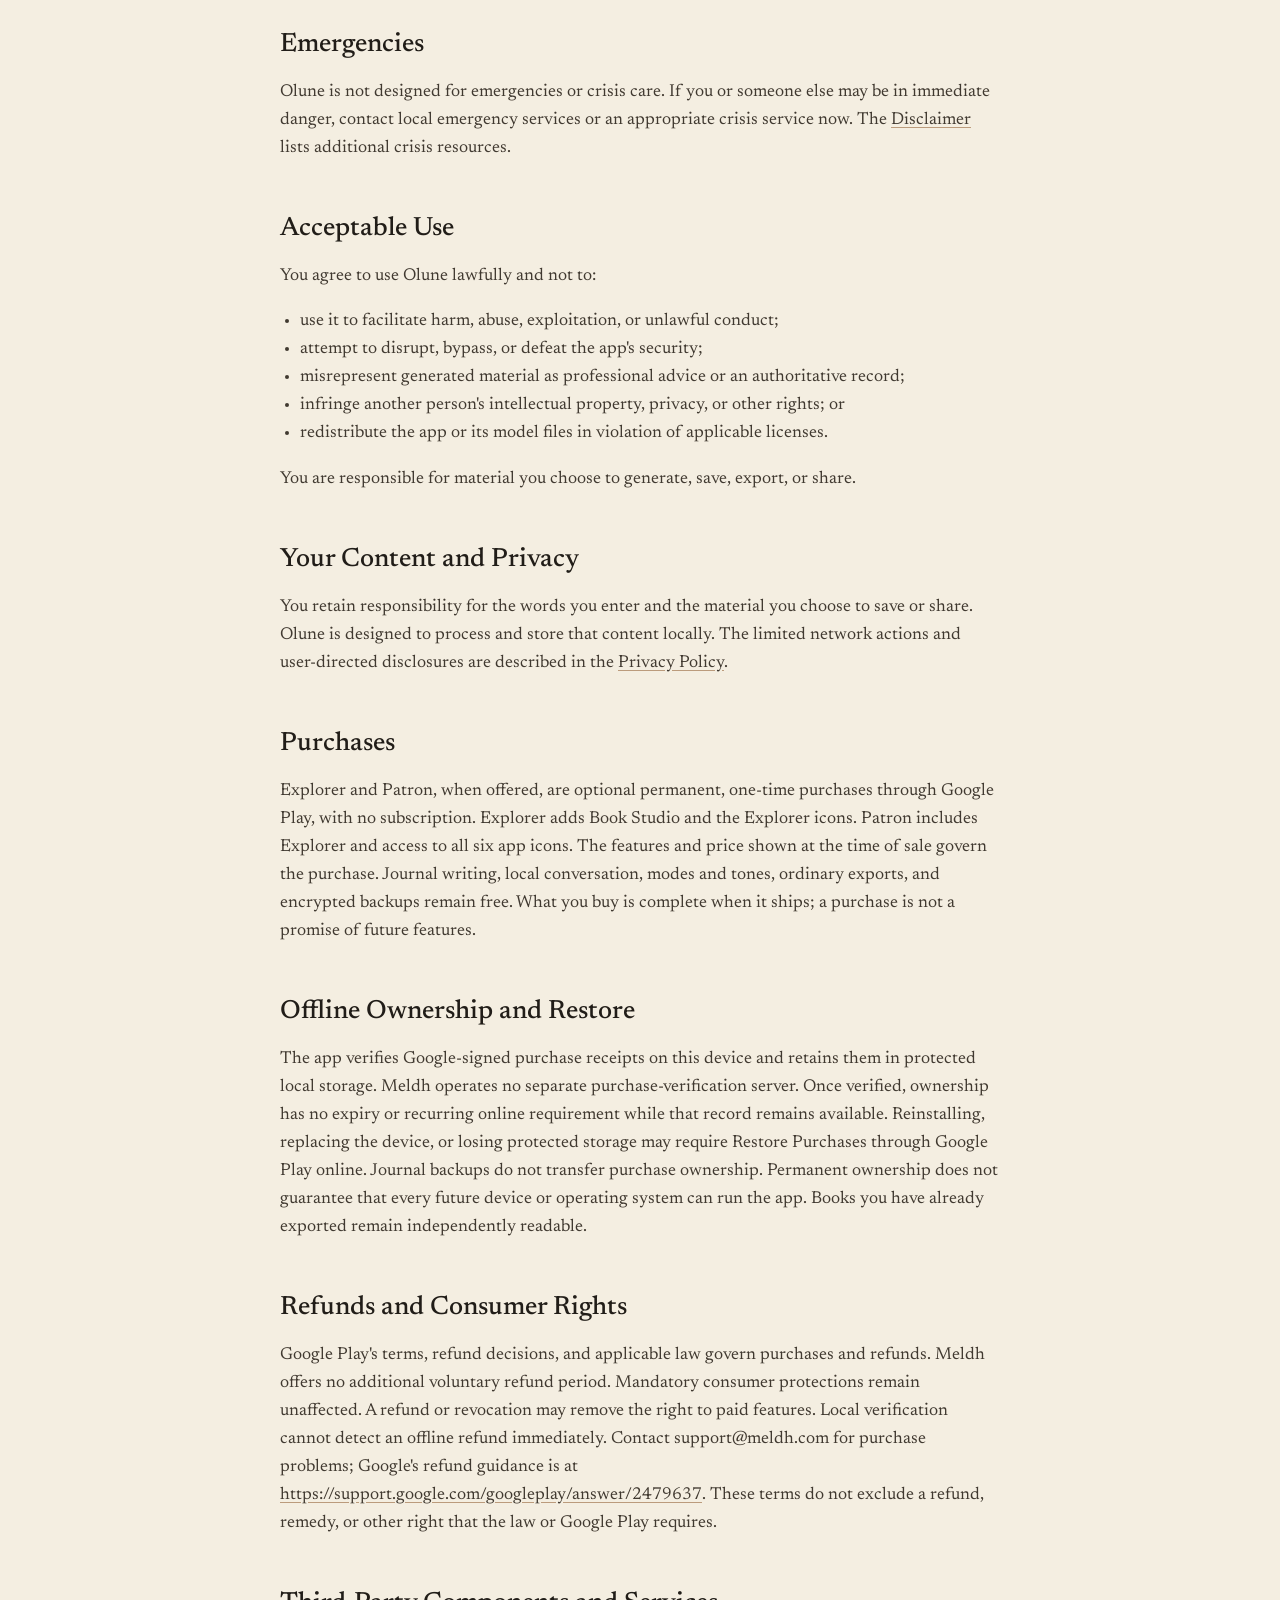
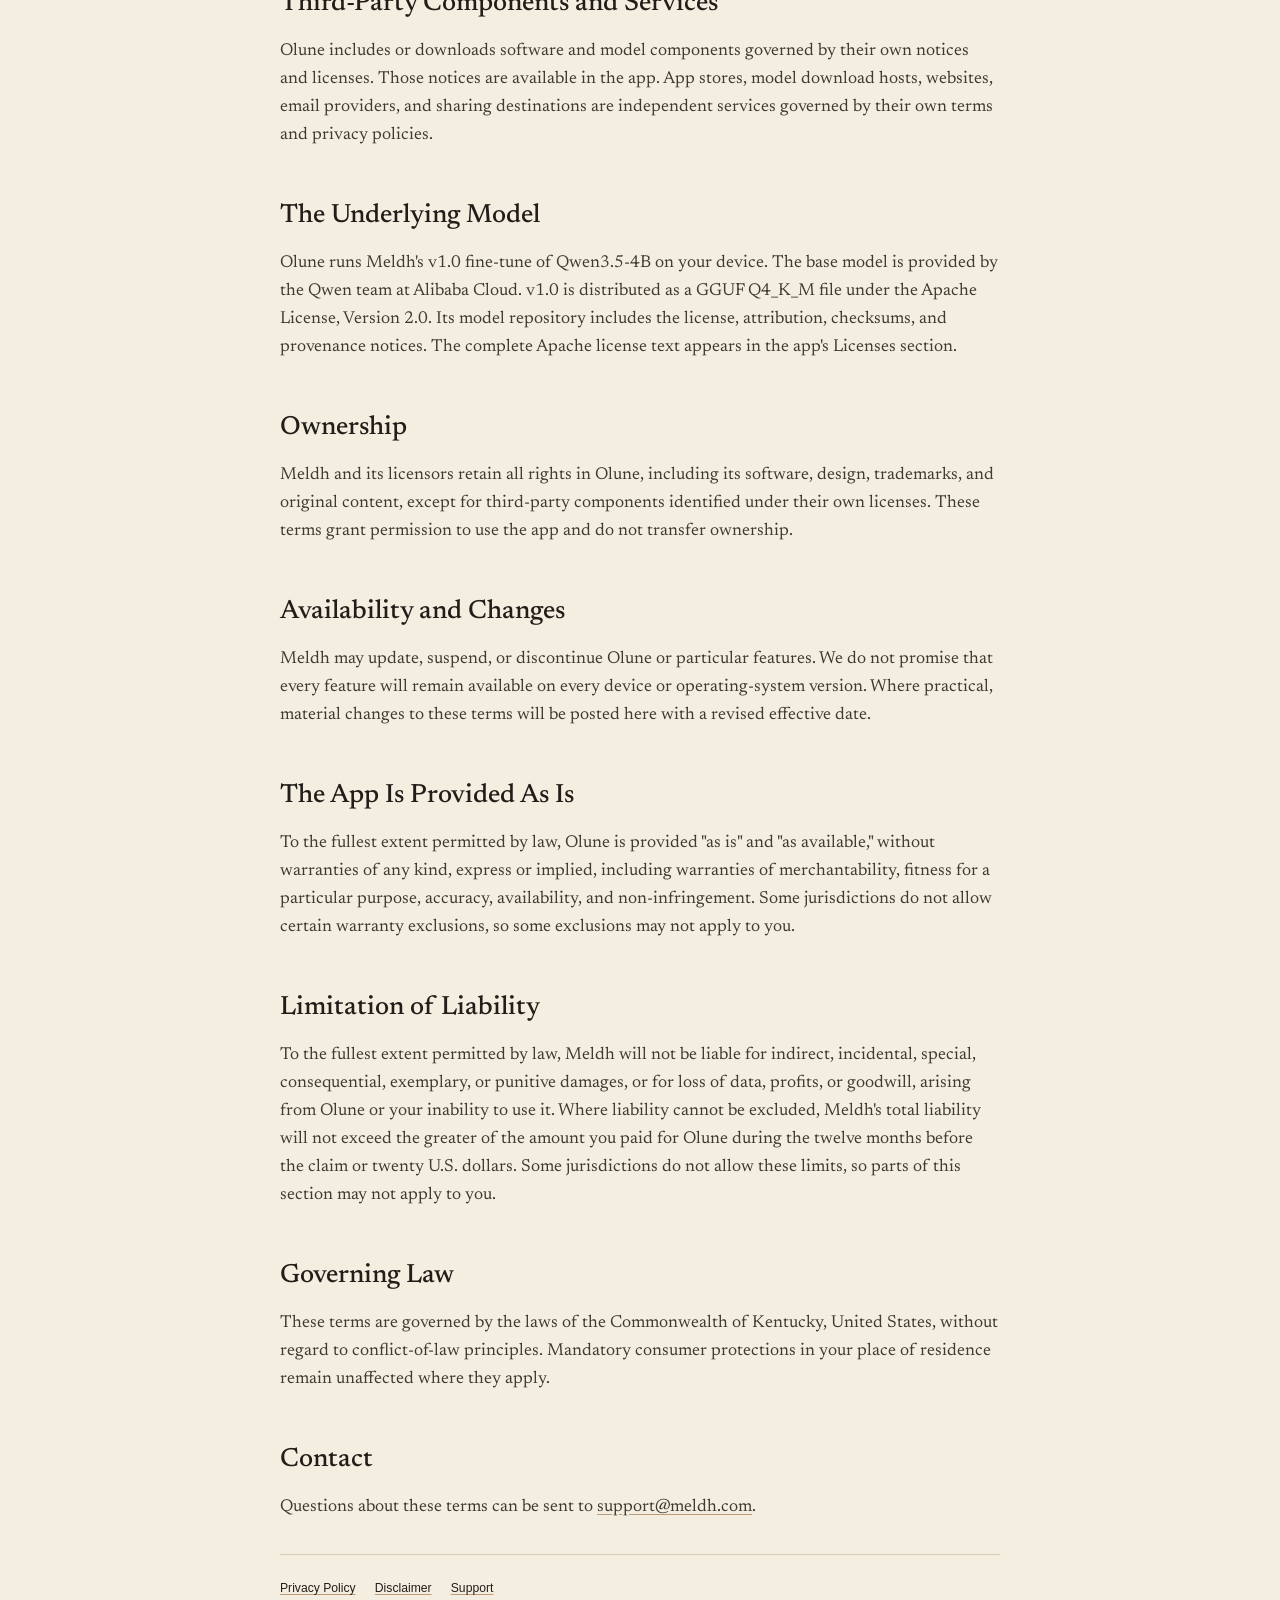
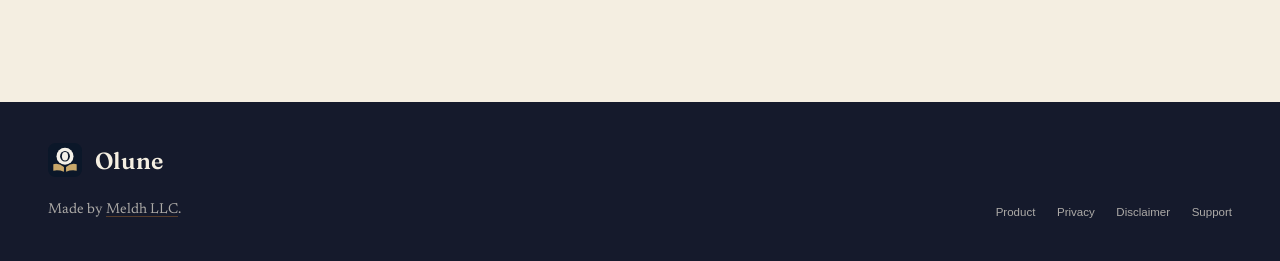
<file: terms/index.html>
<!doctype html>
<html lang="en">
<head>
  <meta charset="utf-8">
  <meta name="viewport" content="width=device-width, initial-scale=1">
  <title>Terms of Use | Olune</title>
  <meta name="description" content="Terms governing use of the Olune app.">
  <meta name="theme-color" content="#f4eee1">
  <meta name="robots" content="index, follow">
  <link rel="canonical" href="https://olune.ai/terms/">
  <link rel="icon" href="/assets/brand/olune-mark.svg" type="image/svg+xml">
  <link rel="stylesheet" href="/assets/site.css">
  <style>.legal-body a { overflow-wrap: anywhere; }</style>
</head>
<body>
  <a class="skip-link" href="#main">Skip to Main Content</a>
  <header class="site-header site-header--paper">
    <nav class="nav-shell" aria-label="Primary navigation">
      <a class="brand" href="/" aria-label="Olune home">
        <span class="brand-mark" aria-hidden="true"></span>
        <span class="brand-name">Olune</span>
      </a>
      <div class="nav-links">
        <a href="/">Product</a>
        <a href="/support/">Support</a>
        <a class="nav-status" href="/terms/" aria-current="page">Terms</a>
      </div>
    </nav>
  </header>

  <main class="legal-main" id="main">
    <section class="legal-hero">
      <div class="legal-shell">
        <p class="eyebrow">Meldh LLC</p>
        <h1 class="legal-title">Terms of Use</h1>
        <p class="legal-lede">
          These terms govern your use of Olune and explain the limits of what the app
          provides.
        </p>
        <p class="legal-meta">Effective October 19, 2026</p>
      </div>
    </section>

    <div class="legal-shell legal-body">
      <h2>Agreement</h2>
      <p>
        These Terms of Use form an agreement between you and Meldh LLC ("Meldh,"
        "we," or "us") for the Olune app. By downloading or using Olune, you agree
        to these terms, the <a href="/privacy/">Privacy Policy</a>, and the
        <a href="/disclaimer/">Disclaimer</a>. If you do not agree, do not use the app.
      </p>

      <h2>Adults Only</h2>
      <p>
        You must be at least 18 years old to use Olune. Provide truthful information
        when completing the age screen and do not attempt to bypass an age decision
        supplied by Google Play. A local adult declaration does not independently
        verify age.
      </p>

      <h2>Your License</h2>
      <p>
        Meldh grants you a personal, limited, non-exclusive, non-transferable,
        revocable license to use Olune on devices you own or control for personal,
        lawful purposes. You may not resell, rent, redistribute, copy, modify, or
        reverse-engineer the app except where applicable law expressly permits it.
      </p>

      <h2>Philosophical Reflection</h2>
      <p>
        Olune provides philosophical reflection. It does not provide medical,
        psychological, legal, or financial advice and cannot provide emergency or
        crisis care. You are responsible for evaluating its responses and for decisions
        you make after using it. Consult a qualified professional for consequential
        decisions. The Disclaimer is part of these terms.
      </p>

      <h2>Generated Responses</h2>
      <p>
        Language models can produce responses that are wrong, incomplete, inconsistent,
        or unsuitable for a particular situation. You are responsible for evaluating
        what Olune produces and for decisions you make after using it. Do not rely on
        Olune as the sole source for consequential facts or decisions.
      </p>

      <h2>Emergencies</h2>
      <p>
        Olune is not designed for emergencies or crisis care. If you or someone else
        may be in immediate danger, contact local emergency services or an appropriate
        crisis service now. The <a href="/disclaimer/">Disclaimer</a> lists additional
        crisis resources.
      </p>

      <h2>Acceptable Use</h2>
      <p>You agree to use Olune lawfully and not to:</p>
      <ul>
        <li>use it to facilitate harm, abuse, exploitation, or unlawful conduct;</li>
        <li>attempt to disrupt, bypass, or defeat the app's security;</li>
        <li>misrepresent generated material as professional advice or an authoritative record;</li>
        <li>infringe another person's intellectual property, privacy, or other rights; or</li>
        <li>redistribute the app or its model files in violation of applicable licenses.</li>
      </ul>
      <p>
        You are responsible for material you choose to generate, save, export, or share.
      </p>

      <h2>Your Content and Privacy</h2>
      <p>
        You retain responsibility for the words you enter and the material you choose
        to save or share. Olune is designed to process and store that content locally.
        The limited network actions and user-directed disclosures are described in the
        <a href="/privacy/">Privacy Policy</a>.
      </p>

      <h2>Purchases</h2>
      <p>Explorer and Patron, when offered, are optional permanent, one-time purchases through Google Play, with no subscription. Explorer adds Book Studio and the Explorer icons. Patron includes Explorer and access to all six app icons. The features and price shown at the time of sale govern the purchase. Journal writing, local conversation, modes and tones, ordinary exports, and encrypted backups remain free. What you buy is complete when it ships; a purchase is not a promise of future features.</p>

      <h2>Offline Ownership and Restore</h2>
      <p>The app verifies Google-signed purchase receipts on this device and retains them in protected local storage. Meldh operates no separate purchase-verification server. Once verified, ownership has no expiry or recurring online requirement while that record remains available. Reinstalling, replacing the device, or losing protected storage may require Restore Purchases through Google Play online. Journal backups do not transfer purchase ownership. Permanent ownership does not guarantee that every future device or operating system can run the app. Books you have already exported remain independently readable.</p>

      <h2>Refunds and Consumer Rights</h2>
      <p>Google Play's terms, refund decisions, and applicable law govern purchases and refunds. Meldh offers no additional voluntary refund period. Mandatory consumer protections remain unaffected. A refund or revocation may remove the right to paid features. Local verification cannot detect an offline refund immediately. Contact support@meldh.com for purchase problems; Google's refund guidance is at <a href="https://support.google.com/googleplay/answer/2479637">https://support.google.com/googleplay/answer/2479637</a>. These terms do not exclude a refund, remedy, or other right that the law or Google Play requires.</p>

      <h2>Third-Party Components and Services</h2>
      <p>
        Olune includes or downloads software and model components governed by their own
        notices and licenses. Those notices are available in the app. App stores, model
        download hosts, websites, email providers, and sharing destinations are
        independent services governed by their own terms and privacy policies.
      </p>

      <h2>The Underlying Model</h2>
      <p>Olune runs Meldh's v1.0 fine-tune of Qwen3.5-4B on your device. The base model is provided by the Qwen team at Alibaba Cloud. v1.0 is distributed as a GGUF Q4_K_M file under the Apache License, Version 2.0. Its model repository includes the license, attribution, checksums, and provenance notices. The complete Apache license text appears in the app's Licenses section.</p>

      <h2>Ownership</h2>
      <p>
        Meldh and its licensors retain all rights in Olune, including its software,
        design, trademarks, and original content, except for third-party components
        identified under their own licenses. These terms grant permission to use the
        app and do not transfer ownership.
      </p>

      <h2>Availability and Changes</h2>
      <p>
        Meldh may update, suspend, or discontinue Olune or particular features. We do
        not promise that every feature will remain available on every device or
        operating-system version. Where practical, material changes to these terms will
        be posted here with a revised effective date.
      </p>

      <h2>The App Is Provided As Is</h2>
      <p>
        To the fullest extent permitted by law, Olune is provided "as is" and "as
        available," without warranties of any kind, express or implied, including
        warranties of merchantability, fitness for a particular purpose, accuracy,
        availability, and non-infringement. Some jurisdictions do not allow certain
        warranty exclusions, so some exclusions may not apply to you.
      </p>

      <h2>Limitation of Liability</h2>
      <p>
        To the fullest extent permitted by law, Meldh will not be liable for indirect,
        incidental, special, consequential, exemplary, or punitive damages, or for loss
        of data, profits, or goodwill, arising from Olune or your inability to use it.
        Where liability cannot be excluded, Meldh's total liability will not exceed the
        greater of the amount you paid for Olune during the twelve months before the
        claim or twenty U.S. dollars. Some jurisdictions do not allow these limits, so
        parts of this section may not apply to you.
      </p>

      <h2>Governing Law</h2>
      <p>
        These terms are governed by the laws of the Commonwealth of Kentucky, United
        States, without regard to conflict-of-law principles. Mandatory consumer
        protections in your place of residence remain unaffected where they apply.
      </p>

      <h2>Contact</h2>
      <p>
        Questions about these terms can be sent to
        <a href="mailto:support@meldh.com">support@meldh.com</a>.
      </p>

      <nav class="legal-nav" aria-label="Legal pages">
        <a href="/privacy/">Privacy Policy</a>
        <a href="/disclaimer/">Disclaimer</a>
        <a href="/support/">Support</a>
      </nav>
    </div>
  </main>

  <footer class="site-footer">
    <div class="footer-shell">
      <div>
        <a class="brand footer-brand" href="/">
          <span class="brand-mark" aria-hidden="true"></span>
          <span class="brand-name">Olune</span>
        </a>
        <p class="footer-note">Made by <a href="https://meldh.com/">Meldh LLC</a>.</p>
      </div>
      <nav class="footer-links" aria-label="Footer navigation">
        <a href="/">Product</a>
        <a href="/privacy/">Privacy</a>
        <a href="/disclaimer/">Disclaimer</a>
        <a href="/support/">Support</a>
      </nav>
    </div>
  </footer>
</body>
</html>
</file>
<file: assets/site.css>
@font-face {
  font-family: "Newsreader";
  src: url("fonts/newsreader-regular.ttf") format("truetype");
  font-style: normal;
  font-weight: 400;
  font-display: swap;
}

@font-face {
  font-family: "Newsreader";
  src: url("fonts/newsreader-medium.ttf") format("truetype");
  font-style: normal;
  font-weight: 500;
  font-display: swap;
}

@font-face {
  font-family: "Newsreader";
  src: url("fonts/newsreader-semibold.ttf") format("truetype");
  font-style: normal;
  font-weight: 600;
  font-display: swap;
}

@font-face {
  font-family: "Fraunces";
  src: url("fonts/fraunces-semibold.ttf") format("truetype");
  font-style: normal;
  font-weight: 600;
  font-display: swap;
}

:root {
  color-scheme: light;
  --paper: #f4eee1;
  --paper-deep: #ebe1ce;
  --paper-raised: #fbf7ef;
  --ink: #211d18;
  --ink-soft: #6a6051;
  --midnight: #151a2c;
  --midnight-raised: #20283f;
  --moon: #f5efe2;
  --lune: #53668f;
  --lune-dark: #344463;
  --bronze: #c5874b;
  --bronze-dark: #8d582b;
  --rule: #d9cdb7;
  --rule-dark: rgba(245, 239, 226, 0.18);
  --shadow: 0 24px 80px rgba(20, 22, 35, 0.13);
  --serif: "Newsreader", Georgia, "Times New Roman", serif;
  --wordmark: "Fraunces", Georgia, serif;
  --sans: Inter, ui-sans-serif, -apple-system, BlinkMacSystemFont, "Segoe UI", sans-serif;
  --reading: 45rem;
  --wide: 74rem;
}

* {
  box-sizing: border-box;
}

html {
  scroll-behavior: smooth;
}

body {
  min-width: 20rem;
  margin: 0;
  background: var(--paper);
  color: var(--ink);
  font-family: var(--serif);
  font-size: 1.08rem;
  line-height: 1.62;
  text-rendering: optimizeLegibility;
}

img {
  display: block;
  max-width: 100%;
}

a {
  color: inherit;
  text-decoration-color: color-mix(in srgb, var(--bronze-dark) 55%, transparent);
  text-underline-offset: 0.18em;
}

a:hover {
  text-decoration-color: currentColor;
}

button,
a {
  -webkit-tap-highlight-color: transparent;
}

:focus-visible {
  outline: 3px solid var(--bronze);
  outline-offset: 4px;
}

.skip-link {
  position: fixed;
  top: 0.75rem;
  left: 0.75rem;
  z-index: 100;
  padding: 0.65rem 0.85rem;
  background: var(--moon);
  color: var(--midnight);
  font-family: var(--sans);
  font-size: 0.8rem;
  font-weight: 700;
  transform: translateY(-180%);
}

.skip-link:focus {
  transform: translateY(0);
}

.site-header {
  position: absolute;
  z-index: 10;
  top: 0;
  left: 0;
  width: 100%;
  color: var(--moon);
}

.site-header--paper {
  position: static;
  border-bottom: 1px solid var(--rule);
  background: color-mix(in srgb, var(--paper) 94%, transparent);
  color: var(--ink);
}

.nav-shell {
  display: flex;
  width: min(calc(100% - 2.5rem), var(--wide));
  min-height: 5.25rem;
  margin: 0 auto;
  align-items: center;
  justify-content: space-between;
  gap: 2rem;
}

.brand {
  display: inline-flex;
  align-items: center;
  gap: 0.8rem;
  color: inherit;
  text-decoration: none;
}

.brand-mark {
  width: 2.15rem;
  height: 2.15rem;
  flex: 0 0 auto;
  background: url("brand/olune-mark.svg") center / contain no-repeat;
}

.brand-mark::after {
  content: none;
}

.brand-name {
  font-family: var(--wordmark);
  font-size: 1.45rem;
  font-weight: 600;
  letter-spacing: 0.01em;
}

.nav-links {
  display: flex;
  align-items: center;
  justify-content: flex-end;
  gap: clamp(1.15rem, 2.8vw, 2.4rem);
  font-family: var(--sans);
  font-size: 0.76rem;
  font-weight: 650;
  letter-spacing: 0.035em;
}

.nav-links a {
  color: inherit;
  text-decoration: none;
}

.nav-links a:hover {
  color: var(--bronze);
}

.nav-links a[aria-current="page"] {
  color: var(--bronze-dark);
}

.hero {
  position: relative;
  min-height: 52rem;
  overflow: hidden;
  background:
    radial-gradient(circle at 74% 40%, rgba(83, 102, 143, 0.22), transparent 25rem),
    linear-gradient(145deg, #101522, var(--midnight) 62%, #192036);
  color: var(--moon);
}

.hero::before {
  position: absolute;
  top: 7rem;
  right: -7rem;
  width: 34rem;
  height: 34rem;
  background: url("brand/olune-mark.svg") center / contain no-repeat;
  content: "";
  opacity: 0.055;
}

.hero-shell {
  position: relative;
  display: grid;
  width: min(calc(100% - 2.5rem), var(--wide));
  min-height: 52rem;
  margin: 0 auto;
  padding: 9.7rem 0 5.5rem;
  grid-template-columns: minmax(0, 1.02fr) minmax(20rem, 0.78fr);
  align-items: center;
  gap: clamp(3rem, 7vw, 7rem);
}

.eyebrow {
  margin: 0 0 1.25rem;
  color: var(--bronze);
  font-family: var(--sans);
  font-size: 0.7rem;
  font-weight: 750;
  letter-spacing: 0.14em;
  text-transform: uppercase;
}

.hero h1,
.section-title,
.legal-title {
  font-weight: 500;
  letter-spacing: -0.035em;
}

.hero h1 {
  max-width: 42rem;
  margin: 0;
  font-size: clamp(3.6rem, 8.2vw, 7.4rem);
  line-height: 0.93;
}

.hero-copy {
  max-width: 38rem;
  margin: 1.8rem 0 0;
  color: rgba(245, 239, 226, 0.76);
  font-size: clamp(1.15rem, 2vw, 1.38rem);
  line-height: 1.55;
}

.hero-actions {
  display: flex;
  flex-wrap: wrap;
  gap: 0.75rem;
  margin-top: 2.25rem;
}

.button {
  display: inline-flex;
  min-height: 3.1rem;
  padding: 0.75rem 1.15rem;
  border: 1px solid currentColor;
  align-items: center;
  justify-content: center;
  font-family: var(--sans);
  font-size: 0.78rem;
  font-weight: 750;
  letter-spacing: 0.025em;
  text-decoration: none;
  transition: background-color 160ms ease, border-color 160ms ease, color 160ms ease;
}

.button--primary {
  border-color: var(--moon);
  background: var(--moon);
  color: var(--midnight);
}

.button:hover {
  border-color: var(--bronze);
  background: var(--bronze);
  color: var(--midnight);
}

.hero-note {
  margin: 1.8rem 0 0;
  color: rgba(245, 239, 226, 0.5);
  font-family: var(--sans);
  font-size: 0.72rem;
}

.hero-visual {
  position: relative;
  min-height: 37rem;
}

.hero-visual::before {
  position: absolute;
  top: 1rem;
  left: 50%;
  width: 28rem;
  height: 28rem;
  background: url("brand/olune-mark.svg") center / contain no-repeat;
  content: "";
  opacity: 0.16;
  transform: translateX(-50%);
}

.app-preview {
  position: absolute;
  z-index: 2;
  top: 2rem;
  left: 50%;
  width: min(23rem, 88vw);
  min-height: 34rem;
  padding: 1.2rem;
  border: 1px solid rgba(245, 239, 226, 0.22);
  border-radius: 2rem;
  background: var(--paper);
  box-shadow: 0 2rem 5rem rgba(0, 0, 0, 0.28);
  color: var(--ink);
  transform: translateX(-50%);
}

.preview-screen {
  min-height: 31.5rem;
  padding: 1.2rem;
  border: 1px solid var(--rule);
  border-radius: 1.2rem;
  background:
    linear-gradient(rgba(244, 238, 225, 0.96), rgba(244, 238, 225, 0.96)),
    radial-gradient(circle at 70% 18%, var(--paper-deep), transparent 11rem);
}

.preview-top {
  display: flex;
  padding-bottom: 1rem;
  border-bottom: 1px solid var(--rule);
  align-items: center;
  justify-content: space-between;
}

.preview-wordmark {
  font-family: var(--wordmark);
  font-size: 1.25rem;
}

.preview-lock {
  color: var(--ink-soft);
  font-family: var(--sans);
  font-size: 0.62rem;
  letter-spacing: 0.08em;
  text-transform: uppercase;
}

.preview-intro {
  margin: 3rem 0 0.65rem;
  color: var(--lune-dark);
  font-family: var(--sans);
  font-size: 0.66rem;
  font-weight: 750;
  letter-spacing: 0.1em;
  text-transform: uppercase;
}

.preview-question {
  max-width: 16rem;
  margin: 0;
  font-size: 1.85rem;
  line-height: 1.1;
}

.preview-copy {
  margin: 0.9rem 0 1.35rem;
  color: var(--ink-soft);
  font-size: 0.94rem;
  line-height: 1.45;
}

.pill-row {
  display: flex;
  flex-wrap: wrap;
  gap: 0.45rem;
}

.pill {
  padding: 0.34rem 0.65rem;
  border: 1px solid var(--rule);
  border-radius: 999px;
  color: var(--ink-soft);
  font-family: var(--sans);
  font-size: 0.65rem;
}

.pill--active {
  border-color: var(--lune);
  background: var(--lune);
  color: var(--moon);
}

.preview-input {
  display: flex;
  min-height: 5.3rem;
  margin-top: 1.15rem;
  padding: 0.9rem;
  border: 1px solid var(--rule);
  border-radius: 0.7rem;
  background: rgba(255, 255, 255, 0.38);
  color: var(--ink-soft);
  font-size: 0.9rem;
  align-items: flex-start;
  justify-content: space-between;
}

.send-dot {
  display: grid;
  width: 2rem;
  height: 2rem;
  flex: 0 0 auto;
  border-radius: 50%;
  background: var(--lune);
  color: var(--moon);
  font-family: var(--sans);
  place-items: center;
}

.preview-foot {
  margin: 0.75rem 0 0;
  color: var(--ink-soft);
  font-family: var(--sans);
  font-size: 0.58rem;
  text-align: center;
}

.trust-band {
  border-bottom: 1px solid var(--rule);
  background: var(--paper-deep);
}

.trust-shell {
  display: grid;
  width: min(calc(100% - 2.5rem), var(--wide));
  margin: 0 auto;
  grid-template-columns: repeat(3, 1fr);
}

.trust-item {
  padding: 1.3rem clamp(1rem, 3vw, 2.25rem);
}

.trust-item + .trust-item {
  border-left: 1px solid var(--rule);
}

.trust-label {
  display: block;
  color: var(--lune-dark);
  font-family: var(--sans);
  font-size: 0.66rem;
  font-weight: 750;
  letter-spacing: 0.11em;
  text-transform: uppercase;
}

.trust-value {
  display: block;
  margin-top: 0.15rem;
  font-size: 1.08rem;
}

.section {
  padding: clamp(5rem, 10vw, 8.5rem) 0;
}

.section--rule {
  border-top: 1px solid var(--rule);
}

.section--midnight {
  background: var(--midnight);
  color: var(--moon);
}

.section-shell {
  width: min(calc(100% - 2.5rem), var(--wide));
  margin: 0 auto;
}

.section-intro {
  display: grid;
  margin-bottom: clamp(3rem, 6vw, 5.2rem);
  grid-template-columns: minmax(8rem, 0.48fr) minmax(0, 1.52fr);
  gap: clamp(2rem, 7vw, 7rem);
  align-items: start;
}

.section-intro--compact {
  display: block;
  margin-bottom: 2rem;
}

.section-label {
  margin: 0;
  color: var(--bronze-dark);
  font-family: var(--sans);
  font-size: 0.72rem;
  font-weight: 750;
  letter-spacing: 0.14em;
  text-transform: uppercase;
}

.section--midnight .section-label {
  color: var(--bronze);
}

.section-title {
  max-width: 44rem;
  margin: 0;
  font-size: clamp(2.6rem, 5.4vw, 4.8rem);
  line-height: 1;
}

.section-dek {
  max-width: 39rem;
  margin: 1.4rem 0 0;
  color: var(--ink-soft);
  font-size: 1.18rem;
}

.section--midnight .section-dek {
  color: rgba(245, 239, 226, 0.68);
}

.feature-grid {
  display: grid;
  border-top: 1px solid var(--rule);
  border-bottom: 1px solid var(--rule);
  grid-template-columns: repeat(2, 1fr);
}

.feature-grid--three {
  grid-template-columns: repeat(3, 1fr);
}

.feature-grid--three .feature-card {
  border-top: 0;
}

.feature-grid--three .feature-card + .feature-card {
  border-left: 1px solid var(--rule);
}

.feature-card {
  min-height: 18rem;
  padding: clamp(1.6rem, 4vw, 2.75rem);
}

.feature-card:nth-child(even) {
  border-left: 1px solid var(--rule);
}

.feature-card:nth-child(n + 3) {
  border-top: 1px solid var(--rule);
}

.feature-index {
  color: var(--bronze-dark);
  font-family: var(--sans);
  font-size: 0.68rem;
  font-weight: 750;
  letter-spacing: 0.1em;
}

.feature-card h3 {
  max-width: 24rem;
  margin: 2.8rem 0 0.8rem;
  font-size: 1.75rem;
  font-weight: 500;
  line-height: 1.12;
}

.feature-card p {
  max-width: 31rem;
  margin: 0;
  color: var(--ink-soft);
}

.privacy-grid {
  display: grid;
  border: 1px solid var(--rule-dark);
  grid-template-columns: repeat(3, 1fr);
}

.privacy-card {
  min-height: 16rem;
  padding: clamp(1.5rem, 3vw, 2.4rem);
}

.privacy-card + .privacy-card {
  border-left: 1px solid var(--rule-dark);
}

.privacy-card h3 {
  margin: 2.2rem 0 0.75rem;
  font-size: 1.45rem;
  font-weight: 500;
}

.privacy-card p {
  margin: 0;
  color: rgba(245, 239, 226, 0.66);
  font-size: 1rem;
}

.privacy-icon {
  display: grid;
  width: 2.6rem;
  height: 2.6rem;
  border: 1px solid var(--rule-dark);
  border-radius: 50%;
  color: var(--bronze);
  font-family: var(--sans);
  font-size: 0.72rem;
  font-weight: 750;
  place-items: center;
}

.privacy-detail {
  max-width: 49rem;
  margin: 2rem 0 0;
  color: rgba(245, 239, 226, 0.56);
  font-size: 0.94rem;
}

.privacy-detail a {
  color: var(--moon);
}

.charter {
  display: grid;
  grid-template-columns: minmax(0, 0.82fr) minmax(20rem, 1.18fr);
  gap: clamp(3rem, 8vw, 8rem);
}

.charter-copy p {
  max-width: 36rem;
  color: var(--ink-soft);
}

.charter-list {
  border-top: 1px solid var(--rule);
}

.charter-line {
  display: grid;
  padding: 1.35rem 0;
  border-bottom: 1px solid var(--rule);
  grid-template-columns: 3rem minmax(0, 1fr);
  gap: 1.5rem;
}

.charter-line span:first-child {
  color: var(--bronze-dark);
  font-family: var(--sans);
  font-size: 0.68rem;
  font-weight: 750;
}

.charter-line span:last-child {
  font-size: 1.18rem;
}

.faq-list {
  max-width: 54rem;
  margin-left: auto;
  border-top: 1px solid var(--rule);
}

.faq-list details {
  border-bottom: 1px solid var(--rule);
}

.faq-list summary {
  position: relative;
  padding: 1.5rem 3rem 1.5rem 0;
  cursor: pointer;
  font-size: 1.3rem;
  list-style: none;
}

.faq-list summary::-webkit-details-marker {
  display: none;
}

.faq-list summary::after {
  position: absolute;
  top: 1.55rem;
  right: 0.2rem;
  color: var(--bronze-dark);
  content: "+";
  font-family: var(--sans);
}

.faq-list details[open] summary::after {
  content: "−";
}

.faq-list details p {
  max-width: 42rem;
  margin: -0.25rem 0 1.6rem;
  color: var(--ink-soft);
}

.closing {
  position: relative;
  overflow: hidden;
  padding: clamp(5rem, 10vw, 8rem) 0;
  background: var(--paper-deep);
}

.closing::after {
  position: absolute;
  right: -4rem;
  bottom: -7rem;
  width: 25rem;
  height: 25rem;
  background: url("brand/olune-mark.svg") center / contain no-repeat;
  content: "";
  opacity: 0.09;
}

.closing-copy {
  position: relative;
  z-index: 1;
  max-width: 49rem;
}

.closing-copy h2 {
  margin: 0;
  font-size: clamp(2.7rem, 6vw, 5.2rem);
  font-weight: 500;
  letter-spacing: -0.035em;
  line-height: 0.98;
}

.closing-copy p {
  max-width: 38rem;
  color: var(--ink-soft);
  font-size: 1.16rem;
}

.text-link {
  display: inline-block;
  margin-top: 0.8rem;
  color: var(--midnight);
  font-family: var(--sans);
  font-size: 0.78rem;
  font-weight: 750;
  letter-spacing: 0.025em;
  text-decoration: none;
}

.text-link:hover {
  color: var(--bronze-dark);
}

.site-footer {
  padding: 2.5rem 0;
  background: var(--midnight);
  color: rgba(245, 239, 226, 0.68);
}

.footer-shell {
  display: grid;
  width: min(calc(100% - 2.5rem), var(--wide));
  margin: 0 auto;
  grid-template-columns: 1fr auto;
  gap: 2rem;
  align-items: end;
}

.footer-brand {
  color: var(--moon);
}

.footer-note {
  max-width: 31rem;
  margin: 0.6rem 0 0;
  font-size: 0.9rem;
}

.footer-links {
  display: flex;
  flex-wrap: wrap;
  gap: 0.7rem 1.35rem;
  justify-content: flex-end;
  font-family: var(--sans);
  font-size: 0.72rem;
}

.footer-links a {
  text-decoration: none;
}

.footer-links a:hover {
  color: var(--moon);
}

.legal-main {
  min-height: 70vh;
}

.legal-hero {
  padding: clamp(4.5rem, 9vw, 7.5rem) 0 clamp(3rem, 6vw, 5rem);
  border-bottom: 1px solid var(--rule);
}

.legal-shell {
  width: min(calc(100% - 2.5rem), var(--reading));
  margin: 0 auto;
}

.legal-title {
  max-width: 40rem;
  margin: 0;
  font-size: clamp(3rem, 7vw, 5.4rem);
  line-height: 0.98;
}

.legal-lede {
  max-width: 39rem;
  margin: 1.4rem 0 0;
  color: var(--ink-soft);
  font-size: 1.18rem;
}

.legal-meta {
  margin: 1.3rem 0 0;
  color: var(--bronze-dark);
  font-family: var(--sans);
  font-size: 0.7rem;
  font-weight: 700;
  letter-spacing: 0.08em;
  text-transform: uppercase;
}

.legal-body {
  padding: clamp(3.5rem, 8vw, 6.5rem) 0;
}

.legal-body h2 {
  margin: 3.2rem 0 0.8rem;
  font-size: 1.65rem;
  font-weight: 500;
  line-height: 1.2;
}

.legal-body h2:first-child {
  margin-top: 0;
}

.legal-body p,
.legal-body li {
  color: #403930;
}

.legal-body ul {
  padding-left: 1.25rem;
}

.legal-body .callout {
  margin: 2.4rem 0;
  padding: 1.3rem 1.4rem;
  border-left: 0.22rem solid var(--bronze);
  background: var(--paper-deep);
}

.legal-nav {
  display: flex;
  flex-wrap: wrap;
  gap: 0.65rem 1.2rem;
  margin-top: 2rem;
  padding-top: 1.5rem;
  border-top: 1px solid var(--rule);
  font-family: var(--sans);
  font-size: 0.76rem;
}

.support-grid {
  margin-top: 2rem;
  border-top: 1px solid var(--rule);
}

.support-hero {
  padding: clamp(3.5rem, 6vw, 5rem) 0 clamp(2.5rem, 4vw, 3.5rem);
}

.support-body {
  padding: clamp(2.5rem, 5vw, 4rem) 0;
}

.support-card {
  display: grid;
  padding: 1.5rem 0;
  border-bottom: 1px solid var(--rule);
  grid-template-columns: minmax(10rem, 0.42fr) minmax(0, 1fr);
  gap: clamp(1.5rem, 5vw, 4rem);
  align-items: start;
}

.support-card:nth-child(even) {
  padding-left: 0;
  border-left: 0;
}

.support-card h2 {
  margin: 0;
}

.support-card p {
  margin: 0;
}

@media (max-width: 58rem) {
  .hero-shell {
    padding-top: 8.5rem;
    grid-template-columns: 1fr;
  }

  .hero-copy {
    max-width: 42rem;
  }

  .hero-visual {
    min-height: 32rem;
  }

  .app-preview {
    top: 0;
  }

  .feature-grid--three {
    grid-template-columns: 1fr;
  }

  .feature-grid--three .feature-card + .feature-card {
    border-top: 1px solid var(--rule);
    border-left: 0;
  }

  .section-intro {
    grid-template-columns: 1fr;
    gap: 1.4rem;
  }

  .privacy-grid {
    grid-template-columns: 1fr;
  }

  .privacy-card + .privacy-card {
    border-top: 1px solid var(--rule-dark);
    border-left: 0;
  }

  .charter {
    grid-template-columns: 1fr;
  }
}

@media (max-width: 42rem) {
  body {
    font-size: 1rem;
  }

  .nav-shell {
    min-height: 4.4rem;
  }

  .nav-links {
    gap: 1rem;
  }

  .nav-links a[href="#experience"] {
    display: none;
  }

  .hero {
    min-height: auto;
  }

  .hero-shell {
    min-height: auto;
    padding-top: 7.7rem;
  }

  .hero h1 {
    font-size: clamp(3.45rem, 18vw, 5rem);
  }

  .hero-visual {
    min-height: 30rem;
  }

  .app-preview {
    width: min(21rem, 94vw);
    min-height: 31rem;
  }

  .preview-screen {
    min-height: 28.5rem;
  }

  .trust-shell,
  .feature-grid {
    grid-template-columns: 1fr;
  }

  .trust-item + .trust-item {
    border-top: 1px solid var(--rule);
    border-left: 0;
  }

  .feature-card:nth-child(even) {
    border-left: 0;
  }

  .feature-card + .feature-card {
    border-top: 1px solid var(--rule);
  }

  .feature-card {
    min-height: 15rem;
  }

  .support-card:nth-child(even) {
    padding-left: 0;
    border-left: 0;
  }

  .support-card {
    display: block;
  }

  .support-card h2 {
    margin-bottom: 0.55rem;
  }

  .footer-shell {
    grid-template-columns: 1fr;
  }

  .footer-links {
    justify-content: flex-start;
  }
}

@media (prefers-reduced-motion: reduce) {
  html {
    scroll-behavior: auto;
  }

  .button {
    transition: none;
  }
}
</file>
